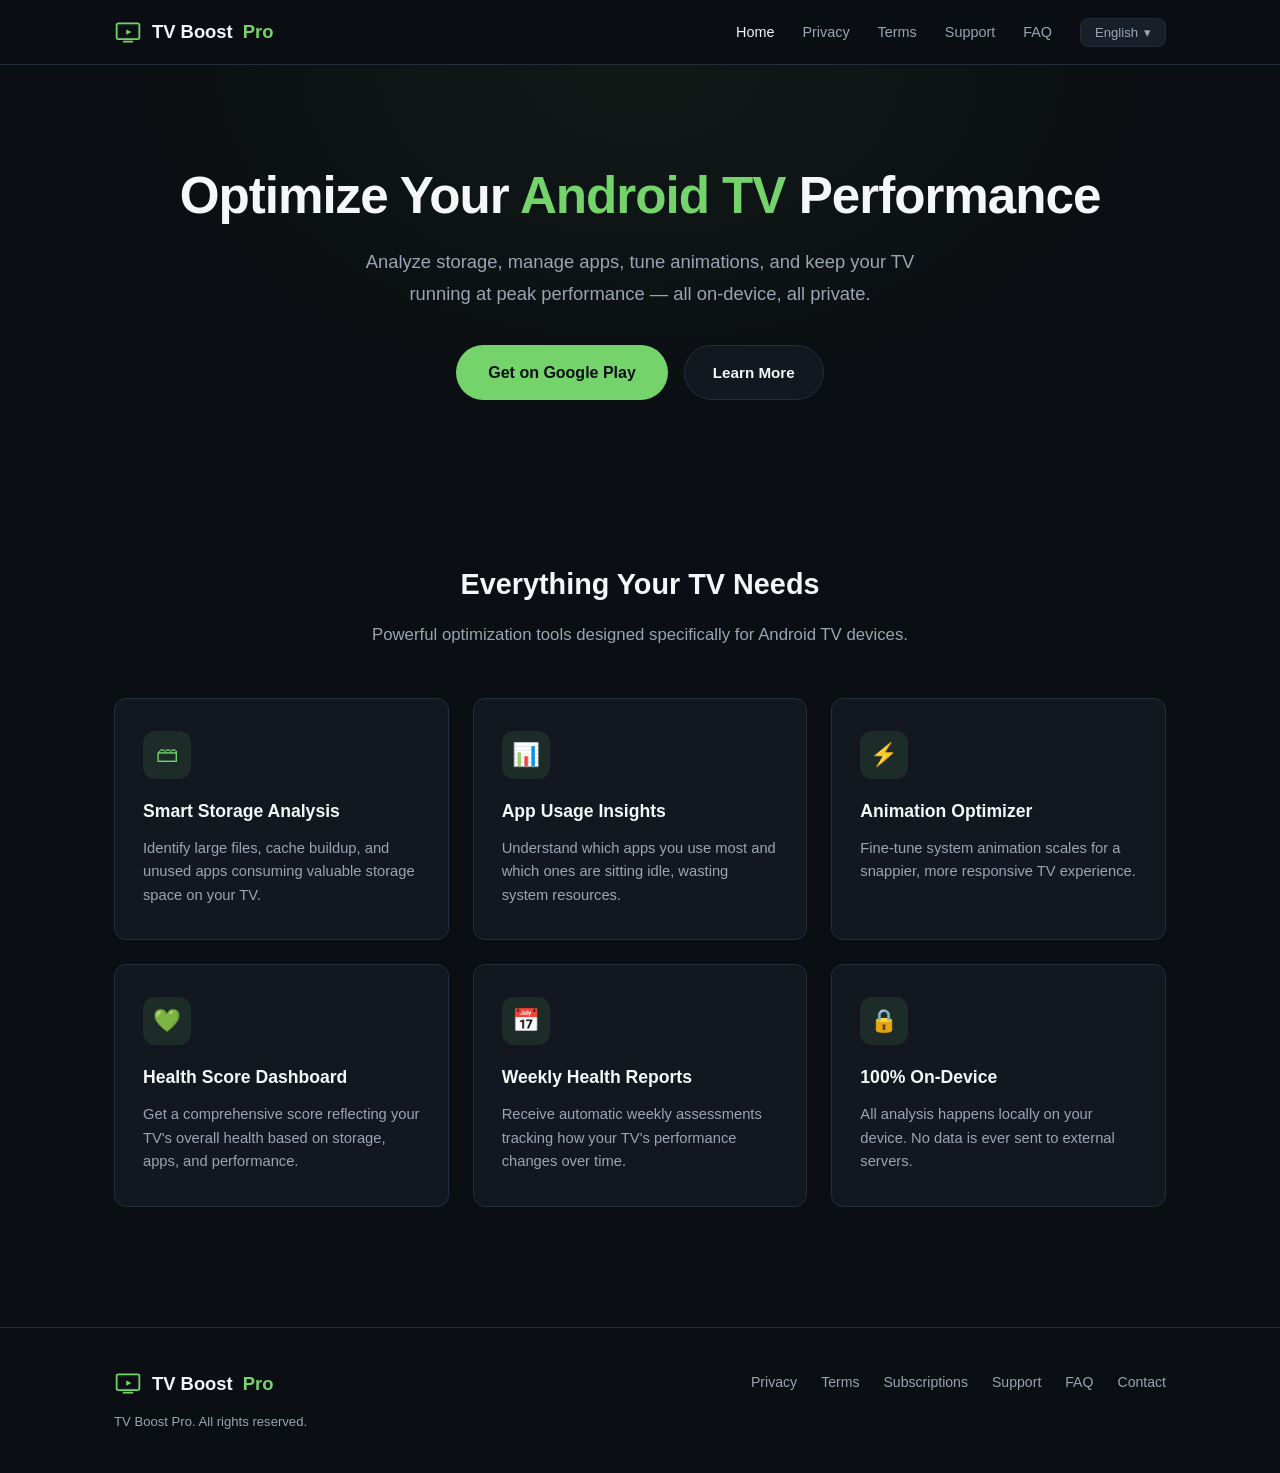
<file: index.html>
<!DOCTYPE html>
<html lang="en">
<head>
  <meta charset="UTF-8">
  <meta name="viewport" content="width=device-width, initial-scale=1.0">
  <title>TV Boost Pro - Optimize Your Android TV Performance</title>
  <meta name="description" content="TV Boost Pro helps you analyze storage, manage apps, tune animations, and keep your Android TV running at peak performance. 100% on-device, 100% private.">
  <meta name="keywords" content="Android TV, TV optimizer, TV cleaner, TV performance, smart TV, storage analyzer">
  <meta name="author" content="DEVELOPER_LEGAL_NAME_REQUIRED">
  <link rel="canonical" href="https://mehmetarsay.github.io/tv-boost-pro-site/">
  <!-- Open Graph -->
  <meta property="og:type" content="website">
  <meta property="og:title" content="TV Boost Pro - Optimize Your Android TV Performance">
  <meta property="og:description" content="Analyze storage, manage apps, tune animations, and keep your TV running at peak performance.">
  <meta property="og:url" content="https://mehmetarsay.github.io/tv-boost-pro-site/">
  <meta property="og:site_name" content="TV Boost Pro">
  <!-- Twitter -->
  <meta name="twitter:card" content="summary">
  <meta name="twitter:title" content="TV Boost Pro - Optimize Your Android TV Performance">
  <meta name="twitter:description" content="Analyze storage, manage apps, tune animations, and keep your TV running at peak performance.">
  <!-- Favicon -->
  <link rel="icon" type="image/svg+xml" href="assets/favicon.svg">
  <link rel="stylesheet" href="assets/style.css">
</head>
<body>
  <header class="site-header">
    <div class="container header-inner">
      <a href="./" class="logo">
        <svg viewBox="0 0 32 32" width="28" height="28"><rect x="3" y="6" width="26" height="18" rx="2" fill="#131820" stroke="#74D36A" stroke-width="2"/><rect x="6" y="9" width="20" height="12" rx="1" fill="#0B0E12"/><path d="M14 13l6 3-6 3z" fill="#74D36A"/><rect x="10" y="26" width="12" height="2" rx="1" fill="#74D36A"/></svg>
        TV Boost <span>Pro</span>
      </a>
      <button class="menu-toggle" aria-label="Menu">&#9776;</button>
      <ul class="nav">
        <li><a href="./" class="active" data-i18n="nav_home">Home</a></li>
        <li><a href="privacy/" data-i18n="nav_privacy">Privacy</a></li>
        <li><a href="terms/" data-i18n="nav_terms">Terms</a></li>
        <li><a href="support/" data-i18n="nav_support">Support</a></li>
        <li><a href="faq/" data-i18n="nav_faq">FAQ</a></li>
        <li>
          <div class="lang-switcher">
            <button class="lang-btn">
              <span class="lang-btn-text">English</span> &#9662;
            </button>
            <div class="lang-dropdown">
              <button class="lang-option active" data-lang="en">English</button>
              <button class="lang-option" data-lang="tr">Turkce</button>
              <button class="lang-option" data-lang="de">Deutsch</button>
              <button class="lang-option" data-lang="fr">Francais</button>
              <button class="lang-option" data-lang="es">Espanol</button>
            </div>
          </div>
        </li>
      </ul>
    </div>
  </header>

  <main>
    <section class="hero">
      <div class="container">
        <h1><span data-i18n="hero_title_1">Optimize Your</span> <span class="accent" data-i18n="hero_title_2">Android TV</span> <span data-i18n="hero_title_3">Performance</span></h1>
        <p data-i18n="hero_desc">Analyze storage, manage apps, tune animations, and keep your TV running at peak performance — all on-device, all private.</p>
        <div class="hero-buttons">
          <a href="#" class="btn-primary" data-i18n="hero_cta">
            Get on Google Play
          </a>
          <a href="faq/" class="btn-secondary" data-i18n="hero_learn">Learn More</a>
        </div>
      </div>
    </section>

    <section class="features" id="features">
      <div class="container">
        <h2 class="section-title" data-i18n="feat_title">Everything Your TV Needs</h2>
        <p class="section-subtitle" data-i18n="feat_desc">Powerful optimization tools designed specifically for Android TV devices.</p>
        <div class="features-grid">
          <div class="feature-card">
            <div class="feature-icon">&#128451;</div>
            <h3 data-i18n="feat1_t">Smart Storage Analysis</h3>
            <p data-i18n="feat1_d">Identify large files, cache buildup, and unused apps consuming valuable storage space on your TV.</p>
          </div>
          <div class="feature-card">
            <div class="feature-icon">&#128202;</div>
            <h3 data-i18n="feat2_t">App Usage Insights</h3>
            <p data-i18n="feat2_d">Understand which apps you use most and which ones are sitting idle, wasting system resources.</p>
          </div>
          <div class="feature-card">
            <div class="feature-icon">&#9889;</div>
            <h3 data-i18n="feat3_t">Animation Optimizer</h3>
            <p data-i18n="feat3_d">Fine-tune system animation scales for a snappier, more responsive TV experience.</p>
          </div>
          <div class="feature-card">
            <div class="feature-icon">&#128154;</div>
            <h3 data-i18n="feat4_t">Health Score Dashboard</h3>
            <p data-i18n="feat4_d">Get a comprehensive score reflecting your TV's overall health based on storage, apps, and performance.</p>
          </div>
          <div class="feature-card">
            <div class="feature-icon">&#128197;</div>
            <h3 data-i18n="feat5_t">Weekly Health Reports</h3>
            <p data-i18n="feat5_d">Receive automatic weekly assessments tracking how your TV's performance changes over time.</p>
          </div>
          <div class="feature-card">
            <div class="feature-icon">&#128274;</div>
            <h3 data-i18n="feat6_t">100% On-Device</h3>
            <p data-i18n="feat6_d">All analysis happens locally on your device. No data is ever sent to external servers.</p>
          </div>
        </div>
      </div>
    </section>
  </main>

  <footer class="site-footer">
    <div class="container footer-inner">
      <div>
        <div class="logo" style="margin-bottom:12px;">
          <svg viewBox="0 0 32 32" width="22" height="22"><rect x="3" y="6" width="26" height="18" rx="2" fill="#131820" stroke="#74D36A" stroke-width="2"/><rect x="6" y="9" width="20" height="12" rx="1" fill="#0B0E12"/><path d="M14 13l6 3-6 3z" fill="#74D36A"/><rect x="10" y="26" width="12" height="2" rx="1" fill="#74D36A"/></svg>
          TV Boost <span>Pro</span>
        </div>
        <p class="footer-copy" data-i18n="footer_copy">TV Boost Pro. All rights reserved.</p>
      </div>
      <ul class="footer-links">
        <li><a href="privacy/" data-i18n="nav_privacy">Privacy</a></li>
        <li><a href="terms/" data-i18n="nav_terms">Terms</a></li>
        <li><a href="subscriptions/" data-i18n="nav_subscriptions">Subscriptions</a></li>
        <li><a href="support/" data-i18n="nav_support">Support</a></li>
        <li><a href="faq/" data-i18n="nav_faq">FAQ</a></li>
        <li><a href="contact/" data-i18n="nav_contact">Contact</a></li>
      </ul>
    </div>
  </footer>
  <script src="assets/script.js"></script>
</body>
</html>
</file>
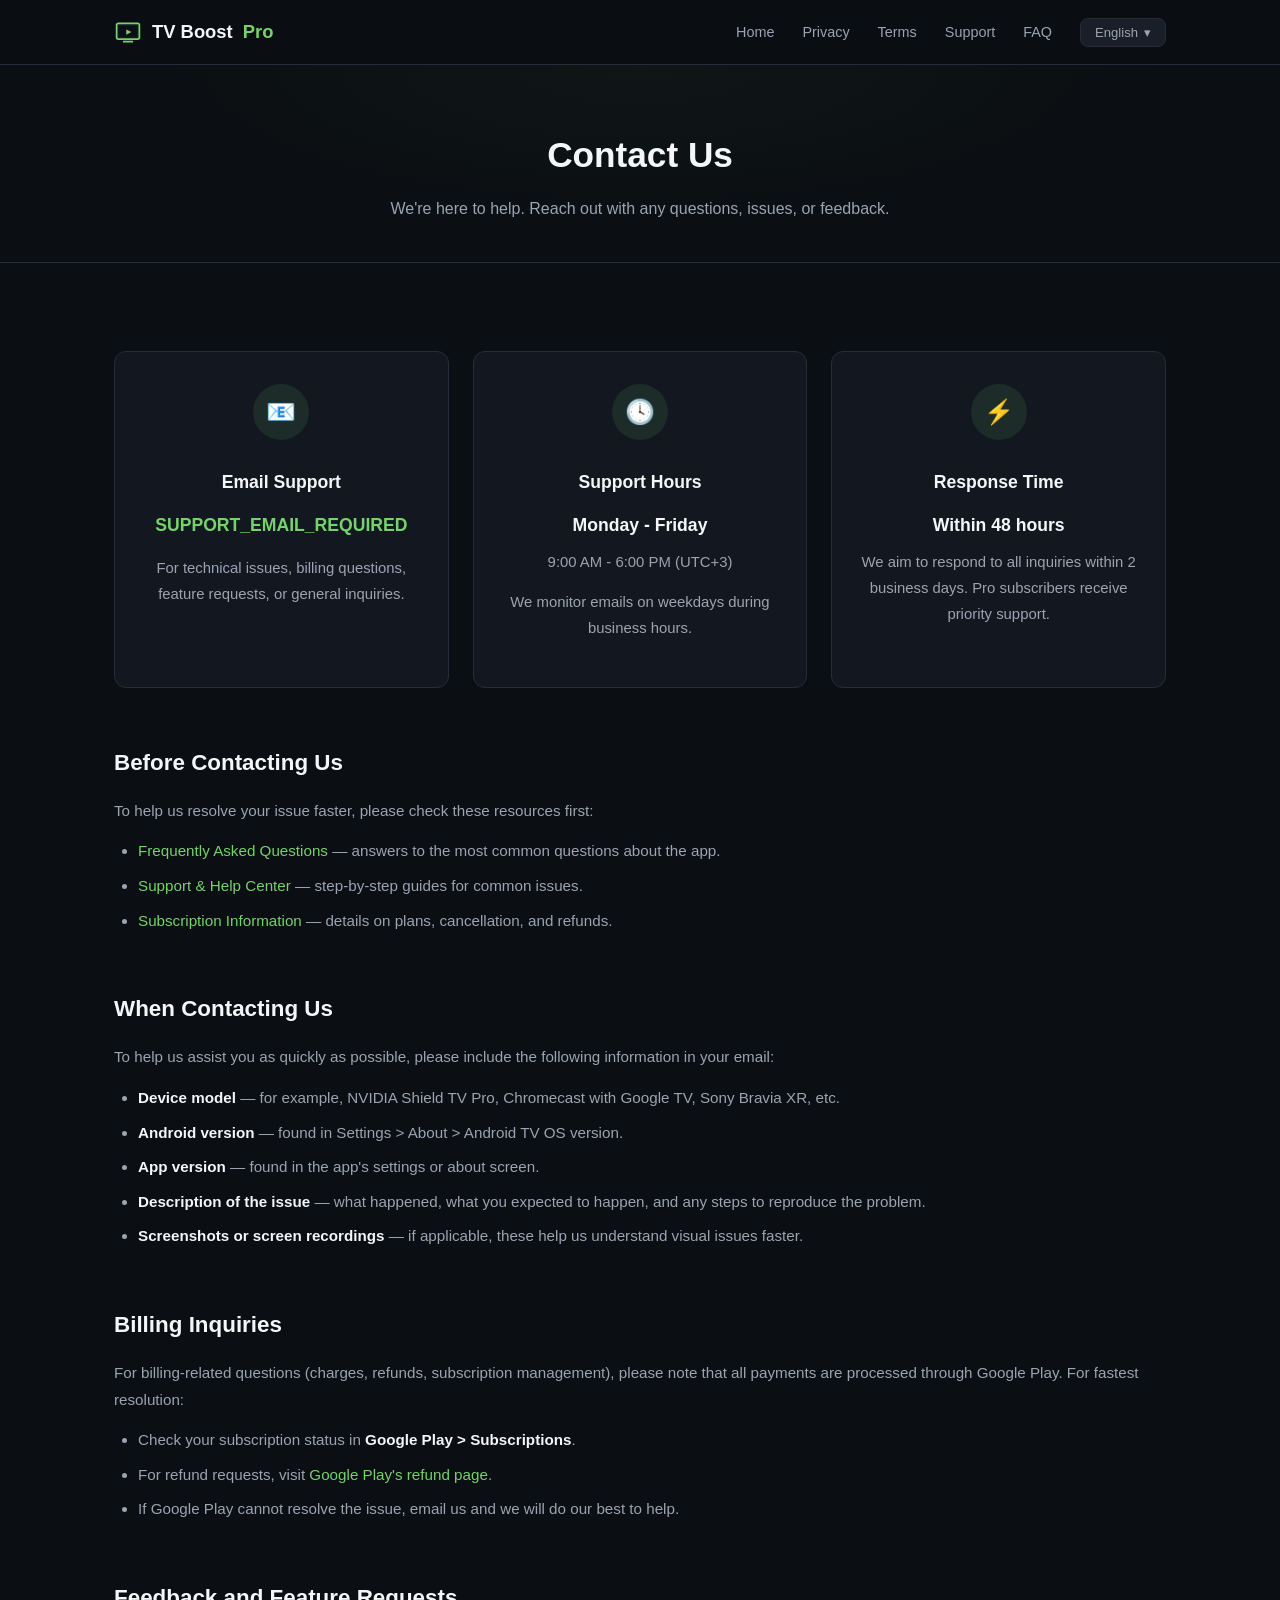
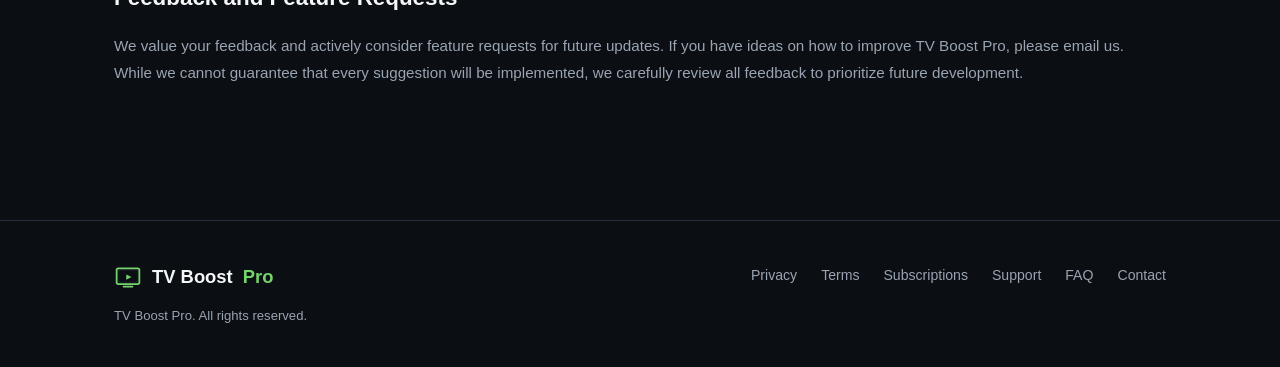
<file: contact/index.html>
<!DOCTYPE html>
<html lang="en">
<head>
  <meta charset="UTF-8">
  <meta name="viewport" content="width=device-width, initial-scale=1.0">
  <title>Contact Us - TV Boost Pro</title>
  <meta name="description" content="Contact the TV Boost Pro support team. Get help with technical issues, billing questions, or general inquiries.">
  <link rel="canonical" href="https://mehmetarsay.github.io/tv-boost-pro-site/contact/">
  <meta property="og:type" content="website">
  <meta property="og:title" content="Contact Us - TV Boost Pro">
  <meta property="og:description" content="Get in touch with the TV Boost Pro support team for technical help, billing questions, or feedback.">
  <meta property="og:url" content="https://mehmetarsay.github.io/tv-boost-pro-site/contact/">
  <link rel="icon" type="image/svg+xml" href="../assets/favicon.svg">
  <link rel="stylesheet" href="../assets/style.css">
</head>
<body>
  <header class="site-header">
    <div class="container header-inner">
      <a href="../" class="logo">
        <svg viewBox="0 0 32 32" width="28" height="28"><rect x="3" y="6" width="26" height="18" rx="2" fill="#131820" stroke="#74D36A" stroke-width="2"/><rect x="6" y="9" width="20" height="12" rx="1" fill="#0B0E12"/><path d="M14 13l6 3-6 3z" fill="#74D36A"/><rect x="10" y="26" width="12" height="2" rx="1" fill="#74D36A"/></svg>
        TV Boost <span>Pro</span>
      </a>
      <button class="menu-toggle" aria-label="Menu">&#9776;</button>
      <ul class="nav">
        <li><a href="../" data-i18n="nav_home">Home</a></li>
        <li><a href="../privacy/" data-i18n="nav_privacy">Privacy</a></li>
        <li><a href="../terms/" data-i18n="nav_terms">Terms</a></li>
        <li><a href="../support/" data-i18n="nav_support">Support</a></li>
        <li><a href="../faq/" data-i18n="nav_faq">FAQ</a></li>
        <li>
          <div class="lang-switcher">
            <button class="lang-btn"><span class="lang-btn-text">English</span> &#9662;</button>
            <div class="lang-dropdown">
              <button class="lang-option active" data-lang="en">English</button>
              <button class="lang-option" data-lang="tr">Turkce</button>
              <button class="lang-option" data-lang="de">Deutsch</button>
              <button class="lang-option" data-lang="fr">Francais</button>
              <button class="lang-option" data-lang="es">Espanol</button>
            </div>
          </div>
        </li>
      </ul>
    </div>
  </header>

  <main>
    <section class="page-hero">
      <div class="container">
        <h1>Contact Us</h1>
        <p>We're here to help. Reach out with any questions, issues, or feedback.</p>
      </div>
    </section>

    <section class="page-content">
      <div class="container">

        <div class="contact-info">
          <div class="contact-card">
            <div class="contact-icon">&#128231;</div>
            <h3>Email Support</h3>
            <p><a href="mailto:SUPPORT_EMAIL_REQUIRED" style="font-size:1.1rem;font-weight:600;">SUPPORT_EMAIL_REQUIRED</a></p>
            <p>For technical issues, billing questions, feature requests, or general inquiries.</p>
          </div>

          <div class="contact-card">
            <div class="contact-icon">&#128339;</div>
            <h3>Support Hours</h3>
            <p style="font-size:1.1rem;font-weight:600;color:var(--text);margin-bottom:8px;">Monday - Friday</p>
            <p>9:00 AM - 6:00 PM (UTC+3)</p>
            <p>We monitor emails on weekdays during business hours.</p>
          </div>

          <div class="contact-card">
            <div class="contact-icon">&#9889;</div>
            <h3>Response Time</h3>
            <p style="font-size:1.1rem;font-weight:600;color:var(--text);margin-bottom:8px;">Within 48 hours</p>
            <p>We aim to respond to all inquiries within 2 business days. Pro subscribers receive priority support.</p>
          </div>
        </div>

        <h2>Before Contacting Us</h2>
        <p>To help us resolve your issue faster, please check these resources first:</p>
        <ul>
          <li><a href="../faq/">Frequently Asked Questions</a> — answers to the most common questions about the app.</li>
          <li><a href="../support/">Support &amp; Help Center</a> — step-by-step guides for common issues.</li>
          <li><a href="../subscriptions/">Subscription Information</a> — details on plans, cancellation, and refunds.</li>
        </ul>

        <h2>When Contacting Us</h2>
        <p>To help us assist you as quickly as possible, please include the following information in your email:</p>
        <ul>
          <li><strong>Device model</strong> — for example, NVIDIA Shield TV Pro, Chromecast with Google TV, Sony Bravia XR, etc.</li>
          <li><strong>Android version</strong> — found in Settings > About > Android TV OS version.</li>
          <li><strong>App version</strong> — found in the app's settings or about screen.</li>
          <li><strong>Description of the issue</strong> — what happened, what you expected to happen, and any steps to reproduce the problem.</li>
          <li><strong>Screenshots or screen recordings</strong> — if applicable, these help us understand visual issues faster.</li>
        </ul>

        <h2>Billing Inquiries</h2>
        <p>For billing-related questions (charges, refunds, subscription management), please note that all payments are processed through Google Play. For fastest resolution:</p>
        <ul>
          <li>Check your subscription status in <strong>Google Play > Subscriptions</strong>.</li>
          <li>For refund requests, visit <a href="https://support.google.com/googleplay/answer/2479637" target="_blank" rel="noopener">Google Play's refund page</a>.</li>
          <li>If Google Play cannot resolve the issue, email us and we will do our best to help.</li>
        </ul>

        <h2>Feedback and Feature Requests</h2>
        <p>We value your feedback and actively consider feature requests for future updates. If you have ideas on how to improve TV Boost Pro, please email us. While we cannot guarantee that every suggestion will be implemented, we carefully review all feedback to prioritize future development.</p>

      </div>
    </section>
  </main>

  <footer class="site-footer">
    <div class="container footer-inner">
      <div>
        <div class="logo" style="margin-bottom:12px;">
          <svg viewBox="0 0 32 32" width="22" height="22"><rect x="3" y="6" width="26" height="18" rx="2" fill="#131820" stroke="#74D36A" stroke-width="2"/><rect x="6" y="9" width="20" height="12" rx="1" fill="#0B0E12"/><path d="M14 13l6 3-6 3z" fill="#74D36A"/><rect x="10" y="26" width="12" height="2" rx="1" fill="#74D36A"/></svg>
          TV Boost <span>Pro</span>
        </div>
        <p class="footer-copy" data-i18n="footer_copy">TV Boost Pro. All rights reserved.</p>
      </div>
      <ul class="footer-links">
        <li><a href="../privacy/" data-i18n="nav_privacy">Privacy</a></li>
        <li><a href="../terms/" data-i18n="nav_terms">Terms</a></li>
        <li><a href="../subscriptions/" data-i18n="nav_subscriptions">Subscriptions</a></li>
        <li><a href="../support/" data-i18n="nav_support">Support</a></li>
        <li><a href="../faq/" data-i18n="nav_faq">FAQ</a></li>
        <li><a href="../contact/" data-i18n="nav_contact">Contact</a></li>
      </ul>
    </div>
  </footer>
  <script src="../assets/script.js"></script>
</body>
</html>
</file>
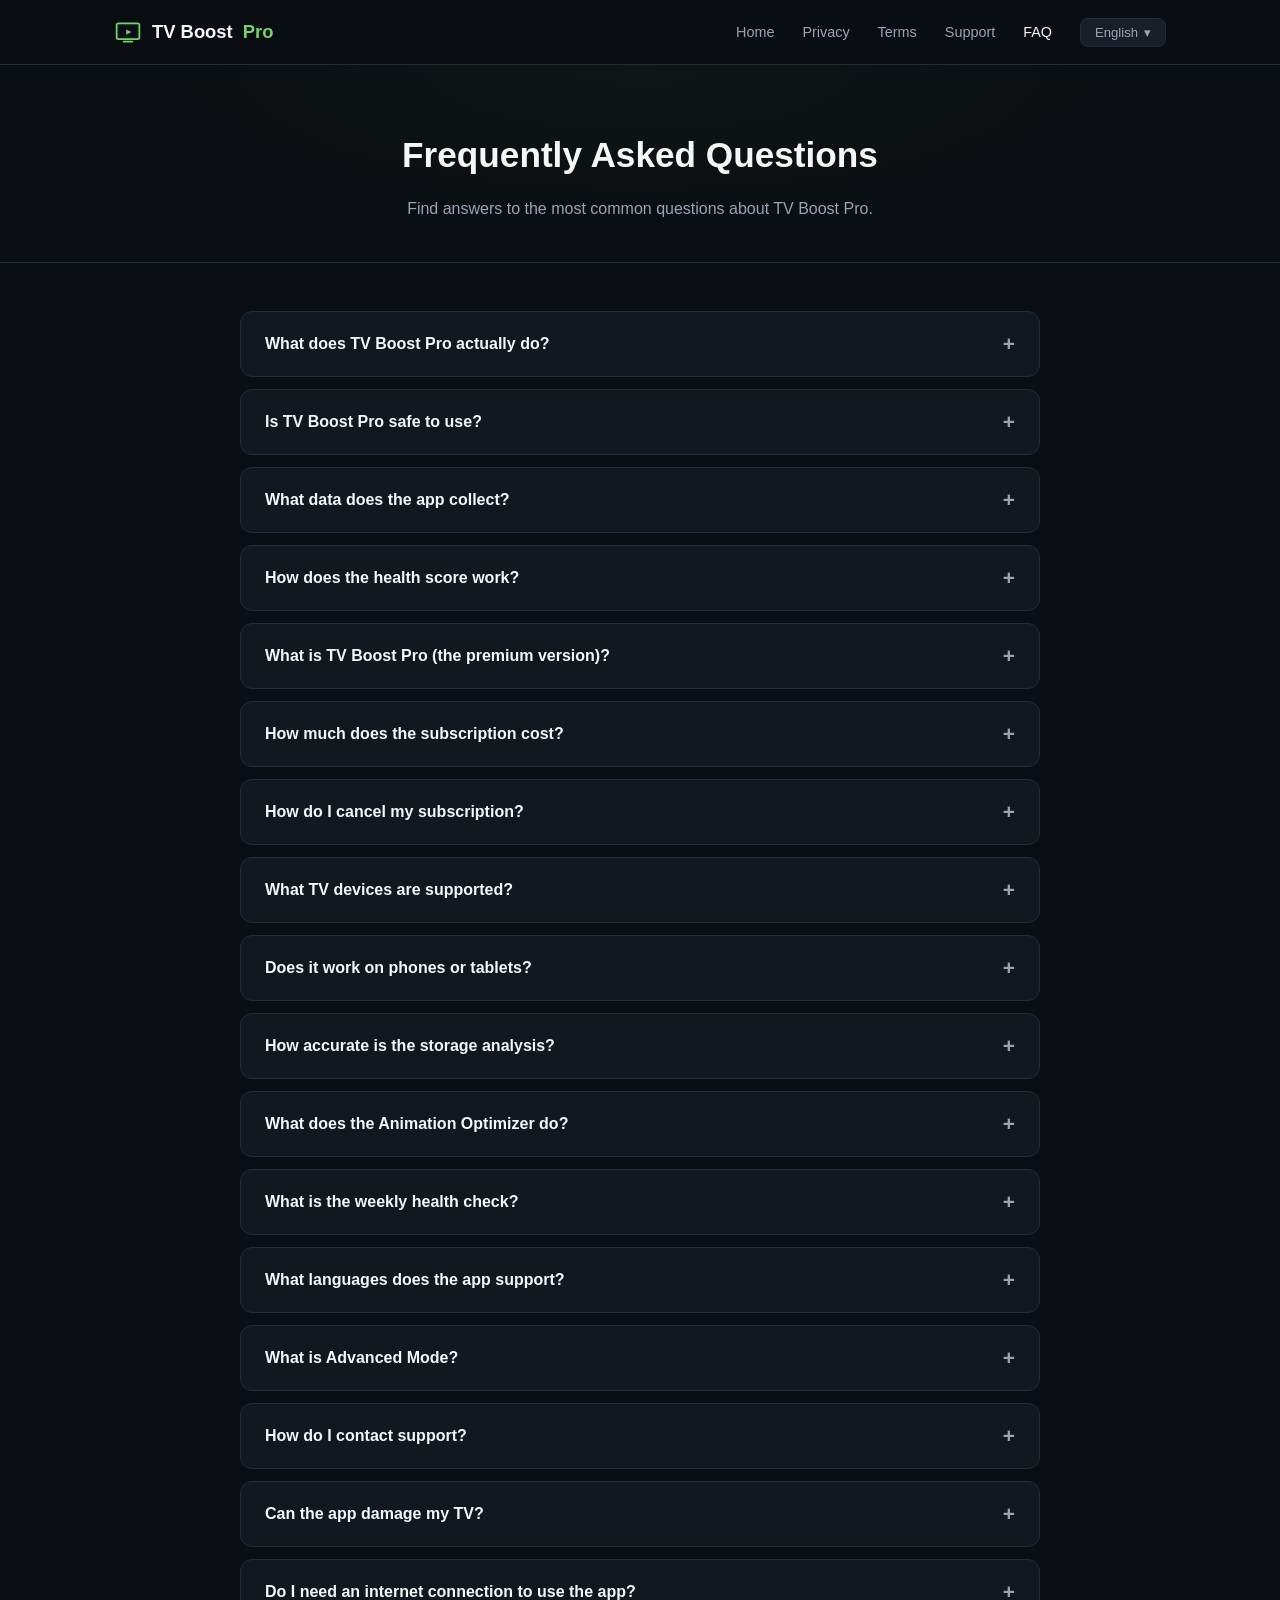
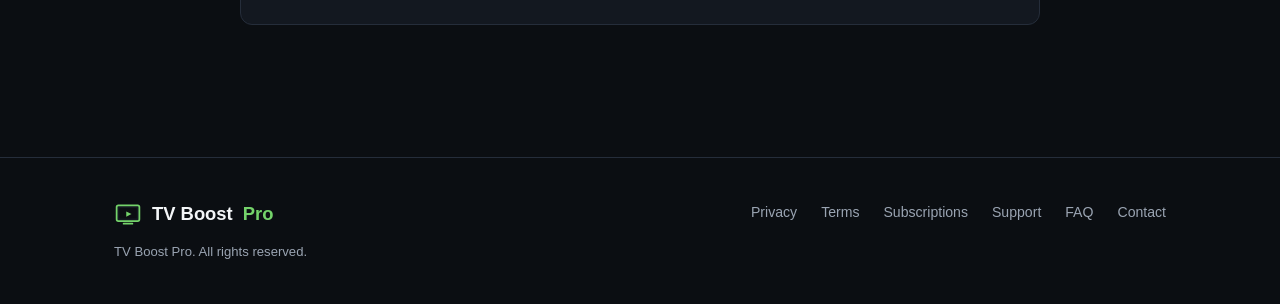
<file: faq/index.html>
<!DOCTYPE html>
<html lang="en">
<head>
  <meta charset="UTF-8">
  <meta name="viewport" content="width=device-width, initial-scale=1.0">
  <title>FAQ - TV Boost Pro</title>
  <meta name="description" content="Frequently asked questions about TV Boost Pro. Learn about features, pricing, privacy, compatibility, and more.">
  <link rel="canonical" href="https://mehmetarsay.github.io/tv-boost-pro-site/faq/">
  <meta property="og:type" content="website">
  <meta property="og:title" content="FAQ - TV Boost Pro">
  <meta property="og:description" content="Frequently asked questions about TV Boost Pro features, pricing, privacy, and compatibility.">
  <meta property="og:url" content="https://mehmetarsay.github.io/tv-boost-pro-site/faq/">
  <link rel="icon" type="image/svg+xml" href="../assets/favicon.svg">
  <link rel="stylesheet" href="../assets/style.css">
</head>
<body>
  <header class="site-header">
    <div class="container header-inner">
      <a href="../" class="logo">
        <svg viewBox="0 0 32 32" width="28" height="28"><rect x="3" y="6" width="26" height="18" rx="2" fill="#131820" stroke="#74D36A" stroke-width="2"/><rect x="6" y="9" width="20" height="12" rx="1" fill="#0B0E12"/><path d="M14 13l6 3-6 3z" fill="#74D36A"/><rect x="10" y="26" width="12" height="2" rx="1" fill="#74D36A"/></svg>
        TV Boost <span>Pro</span>
      </a>
      <button class="menu-toggle" aria-label="Menu">&#9776;</button>
      <ul class="nav">
        <li><a href="../" data-i18n="nav_home">Home</a></li>
        <li><a href="../privacy/" data-i18n="nav_privacy">Privacy</a></li>
        <li><a href="../terms/" data-i18n="nav_terms">Terms</a></li>
        <li><a href="../support/" data-i18n="nav_support">Support</a></li>
        <li><a href="../faq/" class="active" data-i18n="nav_faq">FAQ</a></li>
        <li>
          <div class="lang-switcher">
            <button class="lang-btn"><span class="lang-btn-text">English</span> &#9662;</button>
            <div class="lang-dropdown">
              <button class="lang-option active" data-lang="en">English</button>
              <button class="lang-option" data-lang="tr">Turkce</button>
              <button class="lang-option" data-lang="de">Deutsch</button>
              <button class="lang-option" data-lang="fr">Francais</button>
              <button class="lang-option" data-lang="es">Espanol</button>
            </div>
          </div>
        </li>
      </ul>
    </div>
  </header>

  <main>
    <section class="page-hero">
      <div class="container">
        <h1>Frequently Asked Questions</h1>
        <p>Find answers to the most common questions about TV Boost Pro.</p>
      </div>
    </section>

    <section class="page-content">
      <div class="container">
        <div class="accordion">

          <div class="accordion-item">
            <button class="accordion-btn">
              <span>What does TV Boost Pro actually do?</span>
              <span class="icon">+</span>
            </button>
            <div class="accordion-body">
              <div class="accordion-body-inner">
                TV Boost Pro is an optimization and analysis tool designed for Android TV devices. It scans your TV to provide insights on storage usage, identifies unused or resource-heavy apps, lets you adjust system animation speeds for a snappier feel, and generates an overall health score for your device. Think of it as a dashboard that helps you understand and maintain your TV's performance.
              </div>
            </div>
          </div>

          <div class="accordion-item">
            <button class="accordion-btn">
              <span>Is TV Boost Pro safe to use?</span>
              <span class="icon">+</span>
            </button>
            <div class="accordion-body">
              <div class="accordion-body-inner">
                Yes, TV Boost Pro is completely safe. All analysis and processing happens locally on your device — no data is sent to external servers. The app does not contain any active analytics or tracking SDKs. It does not access your personal files, photos, browsing history, or any sensitive information. The app only reads system-level metrics (storage stats, app list, usage data) needed for its optimization features.
              </div>
            </div>
          </div>

          <div class="accordion-item">
            <button class="accordion-btn">
              <span>What data does the app collect?</span>
              <span class="icon">+</span>
            </button>
            <div class="accordion-body">
              <div class="accordion-body-inner">
                TV Boost Pro does not collect or transmit any data. The app accesses storage metrics, your installed app list, app usage statistics (with your permission), and animation settings — but all of this information stays on your device. There is no cloud backend, no user accounts, and no data sharing with third parties. Please see our <a href="../privacy/">Privacy Policy</a> for full details.
              </div>
            </div>
          </div>

          <div class="accordion-item">
            <button class="accordion-btn">
              <span>How does the health score work?</span>
              <span class="icon">+</span>
            </button>
            <div class="accordion-body">
              <div class="accordion-body-inner">
                The health score is a composite rating calculated from several factors including available storage space, the number of unused apps, cache buildup, app usage patterns, and animation settings. A higher score indicates that your TV is well-maintained with adequate free storage and minimal unnecessary apps. The score is recalculated each time you run a scan, and weekly health reports track how it changes over time.
              </div>
            </div>
          </div>

          <div class="accordion-item">
            <button class="accordion-btn">
              <span>What is TV Boost Pro (the premium version)?</span>
              <span class="icon">+</span>
            </button>
            <div class="accordion-body">
              <div class="accordion-body-inner">
                The Pro subscription unlocks advanced features including detailed storage breakdown, full app usage analytics, the animation optimizer tool, weekly automated health reports, advanced mode settings, and an ad-free experience. The free version provides basic scanning and a limited health score overview.
              </div>
            </div>
          </div>

          <div class="accordion-item">
            <button class="accordion-btn">
              <span>How much does the subscription cost?</span>
              <span class="icon">+</span>
            </button>
            <div class="accordion-body">
              <div class="accordion-body-inner">
                TV Boost Pro offers three plans: a monthly subscription, a yearly subscription (with a significant discount compared to monthly), and a one-time lifetime purchase. Exact pricing is displayed in the app and on Google Play, as it may vary by region. Visit our <a href="../subscriptions/">Subscriptions</a> page for more details on each plan.
              </div>
            </div>
          </div>

          <div class="accordion-item">
            <button class="accordion-btn">
              <span>How do I cancel my subscription?</span>
              <span class="icon">+</span>
            </button>
            <div class="accordion-body">
              <div class="accordion-body-inner">
                To cancel your subscription, open the Google Play Store on any device signed into the same Google account, go to Menu > Subscriptions, find TV Boost Pro, and select "Cancel subscription." You will retain access to Pro features until the end of your current billing period. Uninstalling the app does not automatically cancel your subscription — you must cancel through Google Play.
              </div>
            </div>
          </div>

          <div class="accordion-item">
            <button class="accordion-btn">
              <span>What TV devices are supported?</span>
              <span class="icon">+</span>
            </button>
            <div class="accordion-body">
              <div class="accordion-body-inner">
                TV Boost Pro supports most Android TV and Google TV devices running Android 7.0 (Nougat) or higher. This includes devices from Sony, TCL, Hisense, Philips, Xiaomi, NVIDIA Shield, and Chromecast with Google TV. Some features may be limited on certain devices due to manufacturer-specific restrictions. The app is optimized for TV remote (D-pad) navigation.
              </div>
            </div>
          </div>

          <div class="accordion-item">
            <button class="accordion-btn">
              <span>Does it work on phones or tablets?</span>
              <span class="icon">+</span>
            </button>
            <div class="accordion-body">
              <div class="accordion-body-inner">
                TV Boost Pro is designed and optimized specifically for Android TV devices. While the app may install on some Android phones or tablets, the user interface and features are tailored for the TV experience and large-screen remote-controlled navigation. For the best experience, we recommend using it on an Android TV device.
              </div>
            </div>
          </div>

          <div class="accordion-item">
            <button class="accordion-btn">
              <span>How accurate is the storage analysis?</span>
              <span class="icon">+</span>
            </button>
            <div class="accordion-body">
              <div class="accordion-body-inner">
                The storage analysis uses Android's built-in system APIs to read storage metrics, so it reflects the same information your device reports. However, some storage may be reserved by the system or manufacturer and is not visible to third-party apps. The "Other" or "System" category may include files that cannot be individually listed due to Android's security restrictions. Overall, the analysis provides an accurate and useful overview of how your storage is being used.
              </div>
            </div>
          </div>

          <div class="accordion-item">
            <button class="accordion-btn">
              <span>What does the Animation Optimizer do?</span>
              <span class="icon">+</span>
            </button>
            <div class="accordion-body">
              <div class="accordion-body-inner">
                The Animation Optimizer adjusts three system animation scales: window animation, transition animation, and animator duration. Reducing these values makes your TV's interface respond faster by shortening or eliminating the visual transitions between screens and actions. This does not change your TV's actual processing power but creates a noticeably snappier feel. You can always restore the default settings through the app.
              </div>
            </div>
          </div>

          <div class="accordion-item">
            <button class="accordion-btn">
              <span>What is the weekly health check?</span>
              <span class="icon">+</span>
            </button>
            <div class="accordion-body">
              <div class="accordion-body-inner">
                The weekly health check is a Pro feature that automatically evaluates your TV's status once per week. It recalculates your health score and provides a summary of changes since the last check, such as storage usage trends, new app installations, or cache growth. This helps you stay on top of your TV's condition without having to manually scan each time.
              </div>
            </div>
          </div>

          <div class="accordion-item">
            <button class="accordion-btn">
              <span>What languages does the app support?</span>
              <span class="icon">+</span>
            </button>
            <div class="accordion-body">
              <div class="accordion-body-inner">
                TV Boost Pro supports multiple languages including English, Turkish, German, French, and Spanish. The app automatically uses your device's language setting. If your device language is not supported, the app defaults to English. We plan to add more languages in future updates based on user demand.
              </div>
            </div>
          </div>

          <div class="accordion-item">
            <button class="accordion-btn">
              <span>What is Advanced Mode?</span>
              <span class="icon">+</span>
            </button>
            <div class="accordion-body">
              <div class="accordion-body-inner">
                Advanced Mode is a Pro feature that provides deeper system-level insights and more granular control over optimization settings. It includes detailed per-app storage breakdowns, precise animation scale adjustments, and additional diagnostic information. Advanced Mode is designed for users who want more control over their TV's configuration. It is entirely optional and the standard mode covers most users' needs.
              </div>
            </div>
          </div>

          <div class="accordion-item">
            <button class="accordion-btn">
              <span>How do I contact support?</span>
              <span class="icon">+</span>
            </button>
            <div class="accordion-body">
              <div class="accordion-body-inner">
                You can reach our support team by emailing <a href="mailto:SUPPORT_EMAIL_REQUIRED">SUPPORT_EMAIL_REQUIRED</a>. When contacting us, please include your device model, Android version, and a clear description of the issue. Screenshots or screen recordings are very helpful. We aim to respond within 48 business hours. You can also visit our <a href="../support/">Support page</a> for self-service help articles.
              </div>
            </div>
          </div>

          <div class="accordion-item">
            <button class="accordion-btn">
              <span>Can the app damage my TV?</span>
              <span class="icon">+</span>
            </button>
            <div class="accordion-body">
              <div class="accordion-body-inner">
                No. TV Boost Pro does not modify system files or perform any operations that could damage your device. The app only reads system metrics for analysis purposes. The animation optimizer adjusts standard Android settings that can always be reverted to defaults. All changes made by the app are non-destructive and reversible.
              </div>
            </div>
          </div>

          <div class="accordion-item">
            <button class="accordion-btn">
              <span>Do I need an internet connection to use the app?</span>
              <span class="icon">+</span>
            </button>
            <div class="accordion-body">
              <div class="accordion-body-inner">
                Most features work entirely offline since all analysis is performed locally on your device. However, an internet connection is required for initial app installation from Google Play, for subscription purchase and verification, and for checking for app updates. Once installed with an active subscription, the core scanning and optimization features work without internet.
              </div>
            </div>
          </div>

        </div>
      </div>
    </section>
  </main>

  <footer class="site-footer">
    <div class="container footer-inner">
      <div>
        <div class="logo" style="margin-bottom:12px;">
          <svg viewBox="0 0 32 32" width="22" height="22"><rect x="3" y="6" width="26" height="18" rx="2" fill="#131820" stroke="#74D36A" stroke-width="2"/><rect x="6" y="9" width="20" height="12" rx="1" fill="#0B0E12"/><path d="M14 13l6 3-6 3z" fill="#74D36A"/><rect x="10" y="26" width="12" height="2" rx="1" fill="#74D36A"/></svg>
          TV Boost <span>Pro</span>
        </div>
        <p class="footer-copy" data-i18n="footer_copy">TV Boost Pro. All rights reserved.</p>
      </div>
      <ul class="footer-links">
        <li><a href="../privacy/" data-i18n="nav_privacy">Privacy</a></li>
        <li><a href="../terms/" data-i18n="nav_terms">Terms</a></li>
        <li><a href="../subscriptions/" data-i18n="nav_subscriptions">Subscriptions</a></li>
        <li><a href="../support/" data-i18n="nav_support">Support</a></li>
        <li><a href="../faq/" data-i18n="nav_faq">FAQ</a></li>
        <li><a href="../contact/" data-i18n="nav_contact">Contact</a></li>
      </ul>
    </div>
  </footer>
  <script src="../assets/script.js"></script>
</body>
</html>
</file>
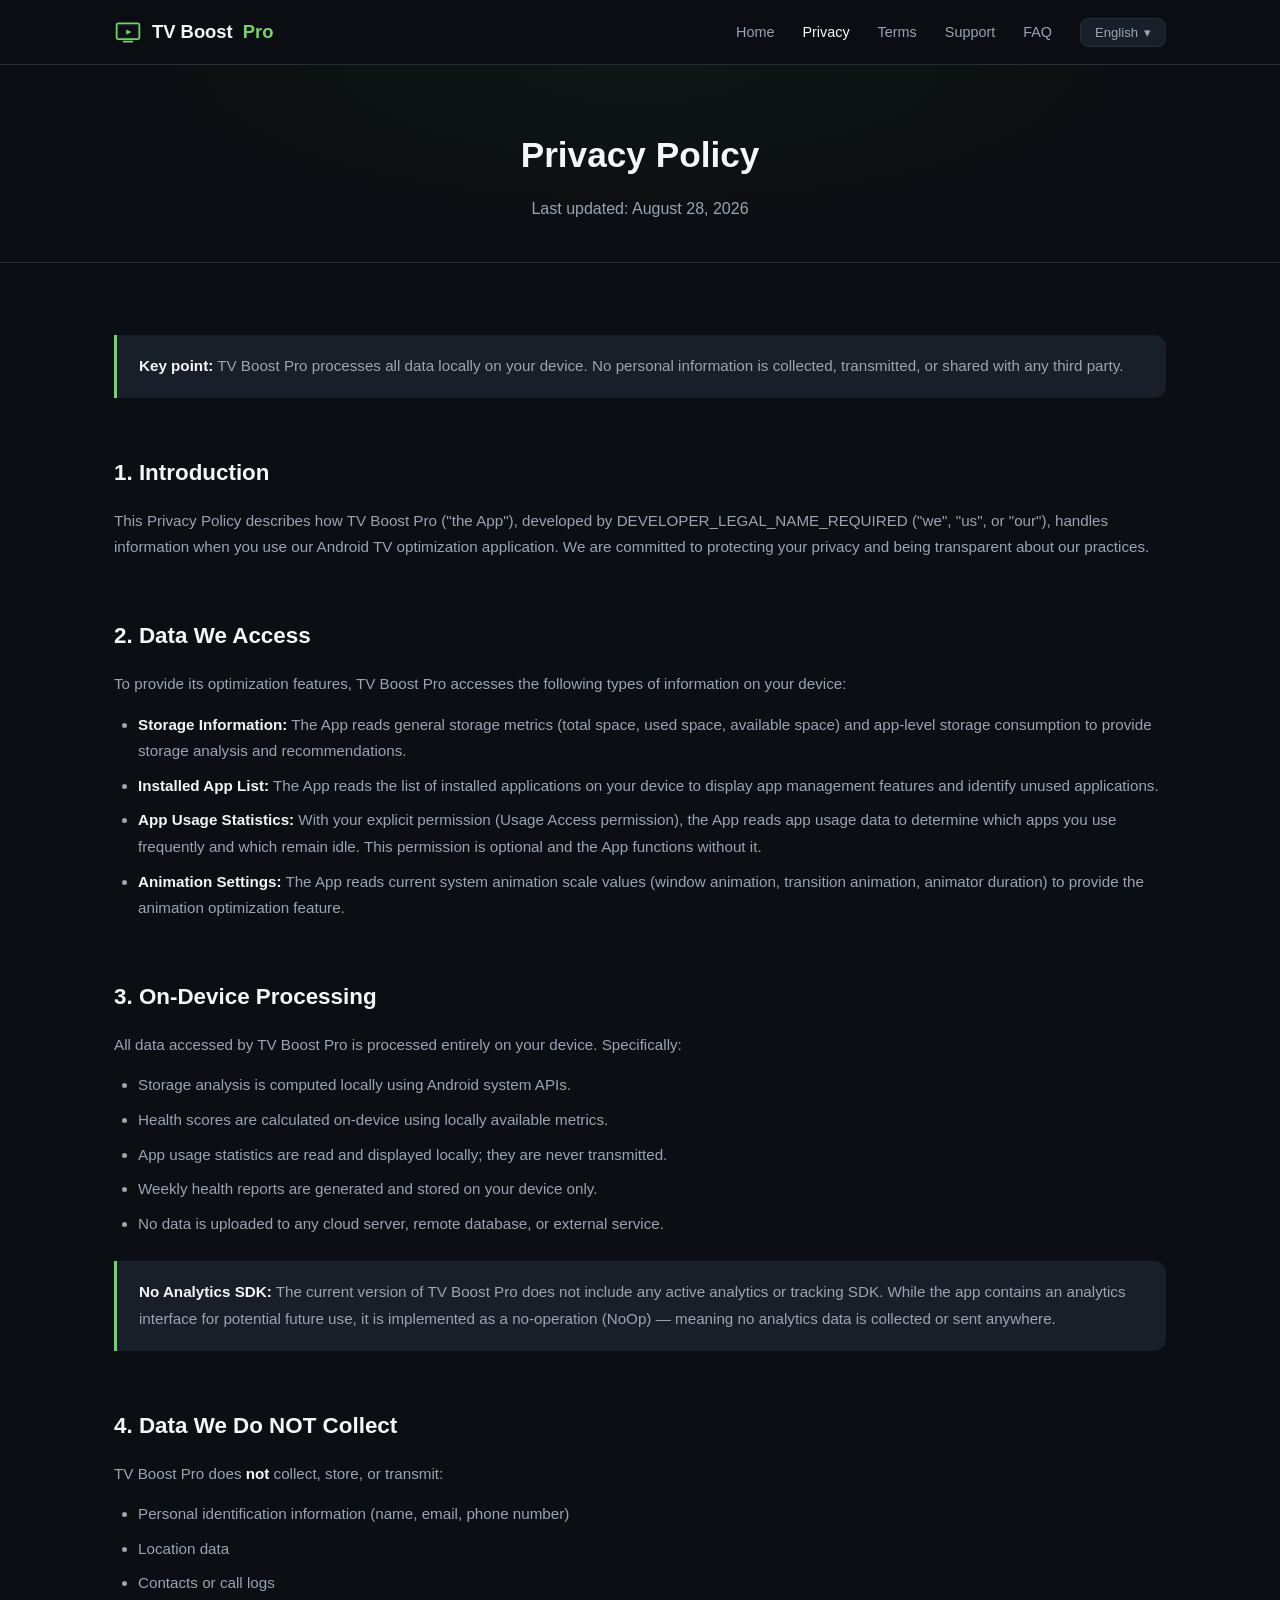
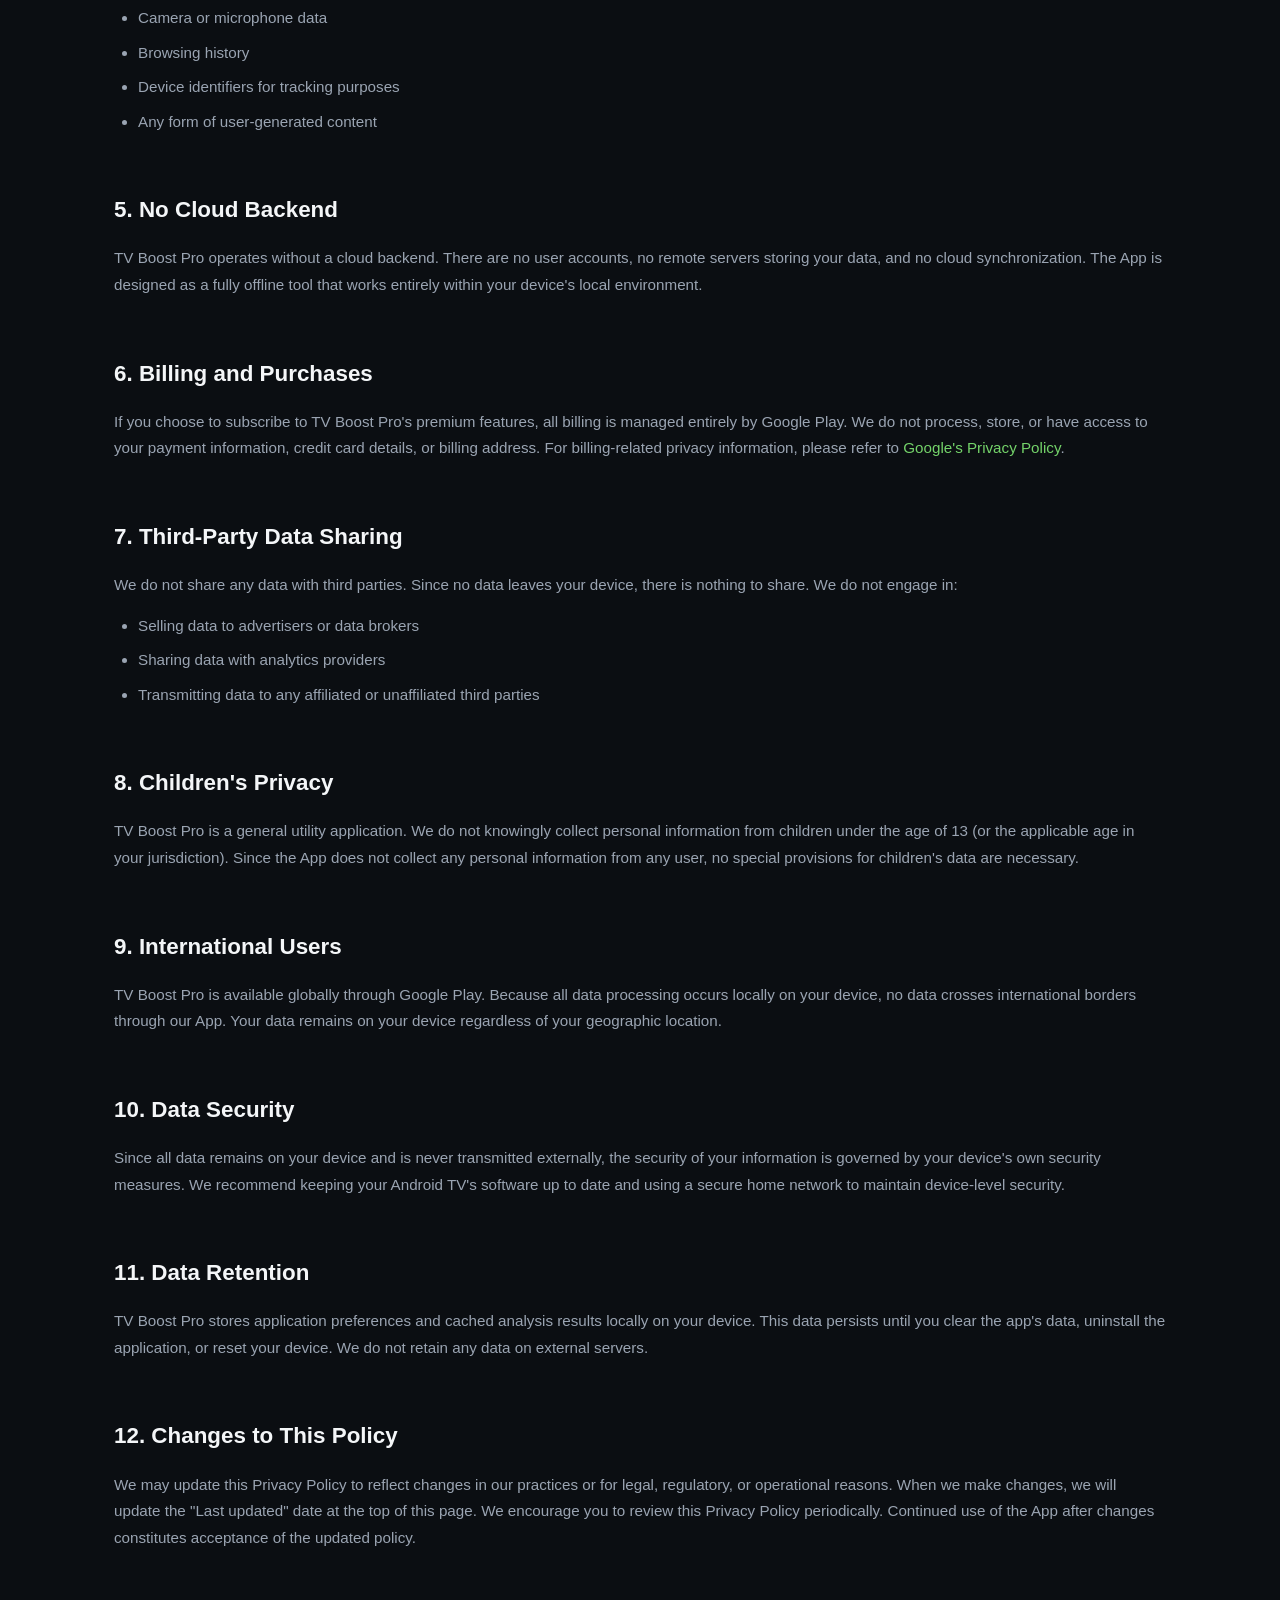
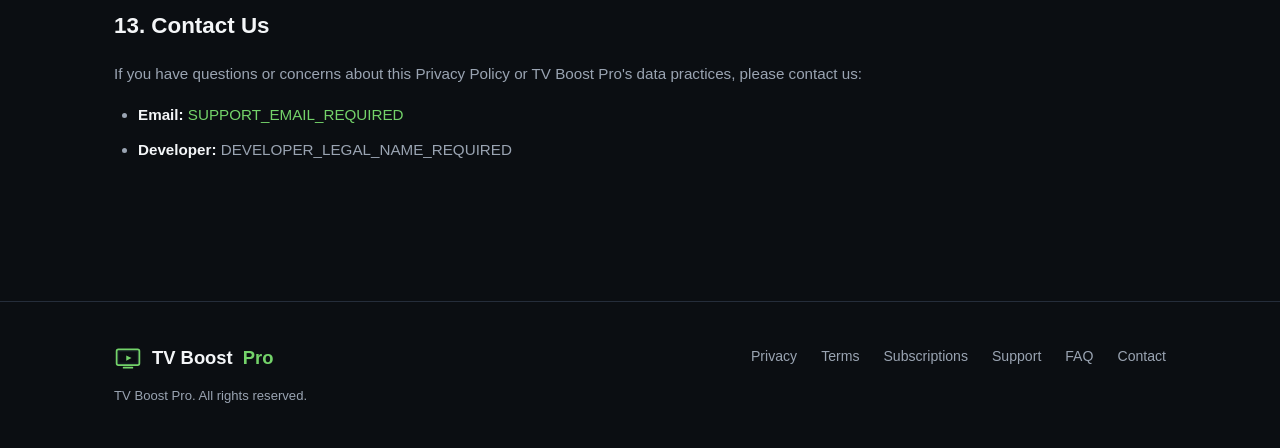
<file: privacy/index.html>
<!DOCTYPE html>
<html lang="en">
<head>
  <meta charset="UTF-8">
  <meta name="viewport" content="width=device-width, initial-scale=1.0">
  <title>Privacy Policy - TV Boost Pro</title>
  <meta name="description" content="TV Boost Pro Privacy Policy. Learn how we handle your data — all processing is on-device, no data leaves your TV.">
  <link rel="canonical" href="https://mehmetarsay.github.io/tv-boost-pro-site/privacy/">
  <meta property="og:type" content="website">
  <meta property="og:title" content="Privacy Policy - TV Boost Pro">
  <meta property="og:description" content="Learn how TV Boost Pro handles your data. All processing is on-device with no external data sharing.">
  <meta property="og:url" content="https://mehmetarsay.github.io/tv-boost-pro-site/privacy/">
  <link rel="icon" type="image/svg+xml" href="../assets/favicon.svg">
  <link rel="stylesheet" href="../assets/style.css">
</head>
<body>
  <header class="site-header">
    <div class="container header-inner">
      <a href="../" class="logo">
        <svg viewBox="0 0 32 32" width="28" height="28"><rect x="3" y="6" width="26" height="18" rx="2" fill="#131820" stroke="#74D36A" stroke-width="2"/><rect x="6" y="9" width="20" height="12" rx="1" fill="#0B0E12"/><path d="M14 13l6 3-6 3z" fill="#74D36A"/><rect x="10" y="26" width="12" height="2" rx="1" fill="#74D36A"/></svg>
        TV Boost <span>Pro</span>
      </a>
      <button class="menu-toggle" aria-label="Menu">&#9776;</button>
      <ul class="nav">
        <li><a href="../" data-i18n="nav_home">Home</a></li>
        <li><a href="../privacy/" class="active" data-i18n="nav_privacy">Privacy</a></li>
        <li><a href="../terms/" data-i18n="nav_terms">Terms</a></li>
        <li><a href="../support/" data-i18n="nav_support">Support</a></li>
        <li><a href="../faq/" data-i18n="nav_faq">FAQ</a></li>
        <li>
          <div class="lang-switcher">
            <button class="lang-btn"><span class="lang-btn-text">English</span> &#9662;</button>
            <div class="lang-dropdown">
              <button class="lang-option active" data-lang="en">English</button>
              <button class="lang-option" data-lang="tr">Turkce</button>
              <button class="lang-option" data-lang="de">Deutsch</button>
              <button class="lang-option" data-lang="fr">Francais</button>
              <button class="lang-option" data-lang="es">Espanol</button>
            </div>
          </div>
        </li>
      </ul>
    </div>
  </header>

  <main>
    <section class="page-hero">
      <div class="container">
        <h1>Privacy Policy</h1>
        <p>Last updated: August 28, 2026</p>
      </div>
    </section>

    <section class="page-content">
      <div class="container">
        <div class="info-box">
          <p><strong>Key point:</strong> TV Boost Pro processes all data locally on your device. No personal information is collected, transmitted, or shared with any third party.</p>
        </div>

        <h2>1. Introduction</h2>
        <p>This Privacy Policy describes how TV Boost Pro ("the App"), developed by DEVELOPER_LEGAL_NAME_REQUIRED ("we", "us", or "our"), handles information when you use our Android TV optimization application. We are committed to protecting your privacy and being transparent about our practices.</p>

        <h2>2. Data We Access</h2>
        <p>To provide its optimization features, TV Boost Pro accesses the following types of information on your device:</p>
        <ul>
          <li><strong>Storage Information:</strong> The App reads general storage metrics (total space, used space, available space) and app-level storage consumption to provide storage analysis and recommendations.</li>
          <li><strong>Installed App List:</strong> The App reads the list of installed applications on your device to display app management features and identify unused applications.</li>
          <li><strong>App Usage Statistics:</strong> With your explicit permission (Usage Access permission), the App reads app usage data to determine which apps you use frequently and which remain idle. This permission is optional and the App functions without it.</li>
          <li><strong>Animation Settings:</strong> The App reads current system animation scale values (window animation, transition animation, animator duration) to provide the animation optimization feature.</li>
        </ul>

        <h2>3. On-Device Processing</h2>
        <p>All data accessed by TV Boost Pro is processed entirely on your device. Specifically:</p>
        <ul>
          <li>Storage analysis is computed locally using Android system APIs.</li>
          <li>Health scores are calculated on-device using locally available metrics.</li>
          <li>App usage statistics are read and displayed locally; they are never transmitted.</li>
          <li>Weekly health reports are generated and stored on your device only.</li>
          <li>No data is uploaded to any cloud server, remote database, or external service.</li>
        </ul>

        <div class="info-box">
          <p><strong>No Analytics SDK:</strong> The current version of TV Boost Pro does not include any active analytics or tracking SDK. While the app contains an analytics interface for potential future use, it is implemented as a no-operation (NoOp) — meaning no analytics data is collected or sent anywhere.</p>
        </div>

        <h2>4. Data We Do NOT Collect</h2>
        <p>TV Boost Pro does <strong>not</strong> collect, store, or transmit:</p>
        <ul>
          <li>Personal identification information (name, email, phone number)</li>
          <li>Location data</li>
          <li>Contacts or call logs</li>
          <li>Camera or microphone data</li>
          <li>Browsing history</li>
          <li>Device identifiers for tracking purposes</li>
          <li>Any form of user-generated content</li>
        </ul>

        <h2>5. No Cloud Backend</h2>
        <p>TV Boost Pro operates without a cloud backend. There are no user accounts, no remote servers storing your data, and no cloud synchronization. The App is designed as a fully offline tool that works entirely within your device's local environment.</p>

        <h2>6. Billing and Purchases</h2>
        <p>If you choose to subscribe to TV Boost Pro's premium features, all billing is managed entirely by Google Play. We do not process, store, or have access to your payment information, credit card details, or billing address. For billing-related privacy information, please refer to <a href="https://policies.google.com/privacy" target="_blank" rel="noopener">Google's Privacy Policy</a>.</p>

        <h2>7. Third-Party Data Sharing</h2>
        <p>We do not share any data with third parties. Since no data leaves your device, there is nothing to share. We do not engage in:</p>
        <ul>
          <li>Selling data to advertisers or data brokers</li>
          <li>Sharing data with analytics providers</li>
          <li>Transmitting data to any affiliated or unaffiliated third parties</li>
        </ul>

        <h2>8. Children's Privacy</h2>
        <p>TV Boost Pro is a general utility application. We do not knowingly collect personal information from children under the age of 13 (or the applicable age in your jurisdiction). Since the App does not collect any personal information from any user, no special provisions for children's data are necessary.</p>

        <h2>9. International Users</h2>
        <p>TV Boost Pro is available globally through Google Play. Because all data processing occurs locally on your device, no data crosses international borders through our App. Your data remains on your device regardless of your geographic location.</p>

        <h2>10. Data Security</h2>
        <p>Since all data remains on your device and is never transmitted externally, the security of your information is governed by your device's own security measures. We recommend keeping your Android TV's software up to date and using a secure home network to maintain device-level security.</p>

        <h2>11. Data Retention</h2>
        <p>TV Boost Pro stores application preferences and cached analysis results locally on your device. This data persists until you clear the app's data, uninstall the application, or reset your device. We do not retain any data on external servers.</p>

        <h2>12. Changes to This Policy</h2>
        <p>We may update this Privacy Policy to reflect changes in our practices or for legal, regulatory, or operational reasons. When we make changes, we will update the "Last updated" date at the top of this page. We encourage you to review this Privacy Policy periodically. Continued use of the App after changes constitutes acceptance of the updated policy.</p>

        <h2>13. Contact Us</h2>
        <p>If you have questions or concerns about this Privacy Policy or TV Boost Pro's data practices, please contact us:</p>
        <ul>
          <li><strong>Email:</strong> <a href="mailto:SUPPORT_EMAIL_REQUIRED">SUPPORT_EMAIL_REQUIRED</a></li>
          <li><strong>Developer:</strong> DEVELOPER_LEGAL_NAME_REQUIRED</li>
        </ul>
      </div>
    </section>
  </main>

  <footer class="site-footer">
    <div class="container footer-inner">
      <div>
        <div class="logo" style="margin-bottom:12px;">
          <svg viewBox="0 0 32 32" width="22" height="22"><rect x="3" y="6" width="26" height="18" rx="2" fill="#131820" stroke="#74D36A" stroke-width="2"/><rect x="6" y="9" width="20" height="12" rx="1" fill="#0B0E12"/><path d="M14 13l6 3-6 3z" fill="#74D36A"/><rect x="10" y="26" width="12" height="2" rx="1" fill="#74D36A"/></svg>
          TV Boost <span>Pro</span>
        </div>
        <p class="footer-copy" data-i18n="footer_copy">TV Boost Pro. All rights reserved.</p>
      </div>
      <ul class="footer-links">
        <li><a href="../privacy/" data-i18n="nav_privacy">Privacy</a></li>
        <li><a href="../terms/" data-i18n="nav_terms">Terms</a></li>
        <li><a href="../subscriptions/" data-i18n="nav_subscriptions">Subscriptions</a></li>
        <li><a href="../support/" data-i18n="nav_support">Support</a></li>
        <li><a href="../faq/" data-i18n="nav_faq">FAQ</a></li>
        <li><a href="../contact/" data-i18n="nav_contact">Contact</a></li>
      </ul>
    </div>
  </footer>
  <script src="../assets/script.js"></script>
</body>
</html>
</file>
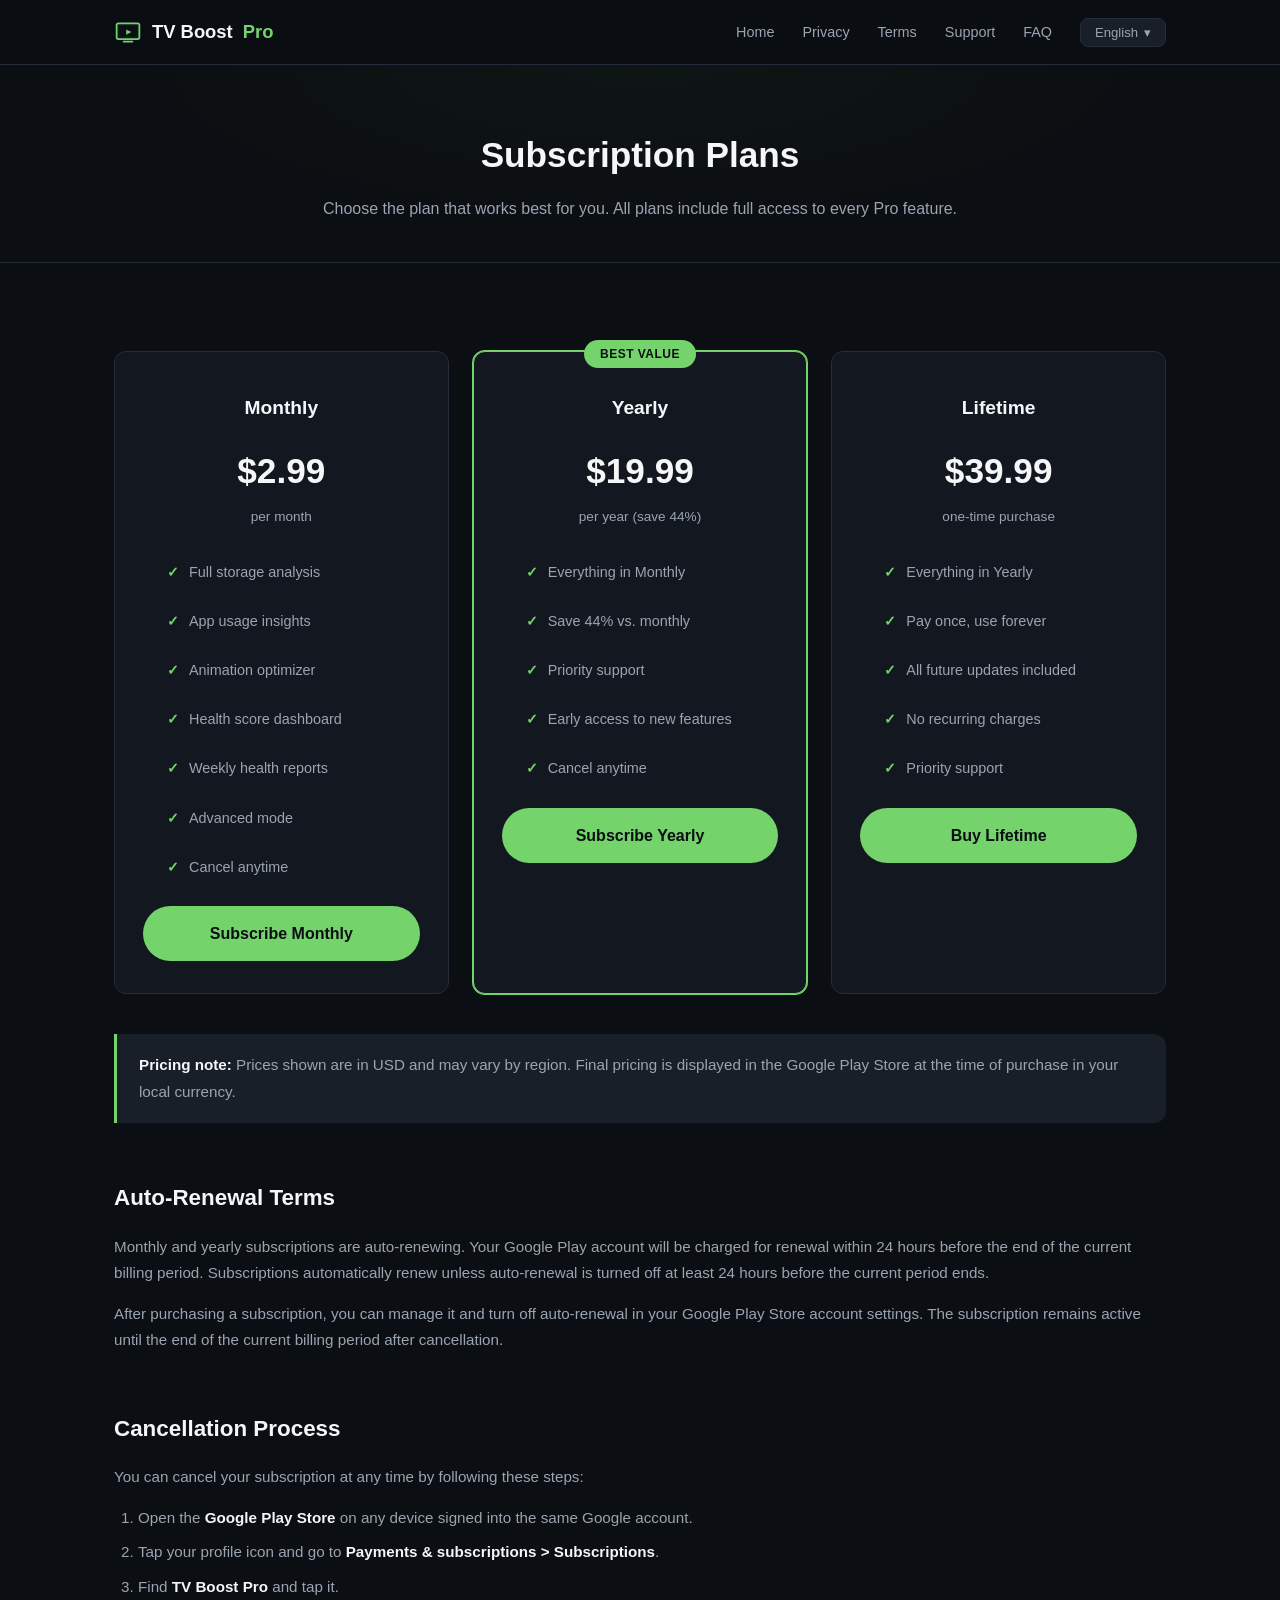
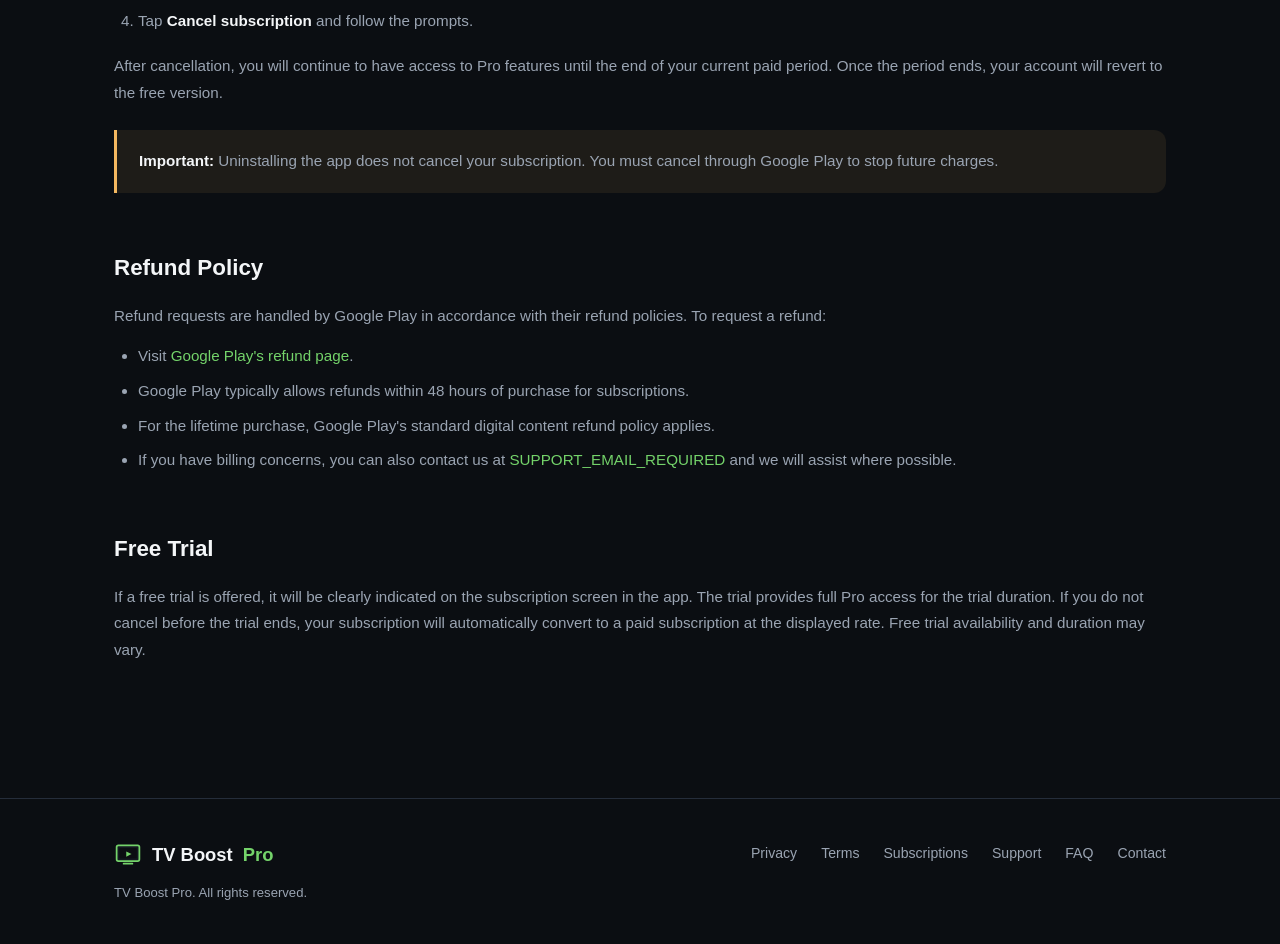
<file: subscriptions/index.html>
<!DOCTYPE html>
<html lang="en">
<head>
  <meta charset="UTF-8">
  <meta name="viewport" content="width=device-width, initial-scale=1.0">
  <title>Subscription Plans - TV Boost Pro</title>
  <meta name="description" content="TV Boost Pro subscription plans. Choose monthly, yearly, or lifetime access to premium TV optimization features.">
  <link rel="canonical" href="https://mehmetarsay.github.io/tv-boost-pro-site/subscriptions/">
  <meta property="og:type" content="website">
  <meta property="og:title" content="Subscription Plans - TV Boost Pro">
  <meta property="og:description" content="Choose the right TV Boost Pro plan: monthly, yearly, or lifetime access to premium features.">
  <meta property="og:url" content="https://mehmetarsay.github.io/tv-boost-pro-site/subscriptions/">
  <link rel="icon" type="image/svg+xml" href="../assets/favicon.svg">
  <link rel="stylesheet" href="../assets/style.css">
</head>
<body>
  <header class="site-header">
    <div class="container header-inner">
      <a href="../" class="logo">
        <svg viewBox="0 0 32 32" width="28" height="28"><rect x="3" y="6" width="26" height="18" rx="2" fill="#131820" stroke="#74D36A" stroke-width="2"/><rect x="6" y="9" width="20" height="12" rx="1" fill="#0B0E12"/><path d="M14 13l6 3-6 3z" fill="#74D36A"/><rect x="10" y="26" width="12" height="2" rx="1" fill="#74D36A"/></svg>
        TV Boost <span>Pro</span>
      </a>
      <button class="menu-toggle" aria-label="Menu">&#9776;</button>
      <ul class="nav">
        <li><a href="../" data-i18n="nav_home">Home</a></li>
        <li><a href="../privacy/" data-i18n="nav_privacy">Privacy</a></li>
        <li><a href="../terms/" data-i18n="nav_terms">Terms</a></li>
        <li><a href="../support/" data-i18n="nav_support">Support</a></li>
        <li><a href="../faq/" data-i18n="nav_faq">FAQ</a></li>
        <li>
          <div class="lang-switcher">
            <button class="lang-btn"><span class="lang-btn-text">English</span> &#9662;</button>
            <div class="lang-dropdown">
              <button class="lang-option active" data-lang="en">English</button>
              <button class="lang-option" data-lang="tr">Turkce</button>
              <button class="lang-option" data-lang="de">Deutsch</button>
              <button class="lang-option" data-lang="fr">Francais</button>
              <button class="lang-option" data-lang="es">Espanol</button>
            </div>
          </div>
        </li>
      </ul>
    </div>
  </header>

  <main>
    <section class="page-hero">
      <div class="container">
        <h1>Subscription Plans</h1>
        <p>Choose the plan that works best for you. All plans include full access to every Pro feature.</p>
      </div>
    </section>

    <section class="page-content">
      <div class="container">

        <div class="pricing-grid">
          <div class="pricing-card">
            <h3>Monthly</h3>
            <div class="pricing-price">$2.99</div>
            <div class="pricing-period">per month</div>
            <ul class="pricing-features">
              <li>Full storage analysis</li>
              <li>App usage insights</li>
              <li>Animation optimizer</li>
              <li>Health score dashboard</li>
              <li>Weekly health reports</li>
              <li>Advanced mode</li>
              <li>Cancel anytime</li>
            </ul>
            <a href="#" class="btn-primary" style="width:100%;justify-content:center;">Subscribe Monthly</a>
          </div>

          <div class="pricing-card popular">
            <div class="pricing-badge">Best Value</div>
            <h3>Yearly</h3>
            <div class="pricing-price">$19.99</div>
            <div class="pricing-period">per year (save 44%)</div>
            <ul class="pricing-features">
              <li>Everything in Monthly</li>
              <li>Save 44% vs. monthly</li>
              <li>Priority support</li>
              <li>Early access to new features</li>
              <li>Cancel anytime</li>
            </ul>
            <a href="#" class="btn-primary" style="width:100%;justify-content:center;">Subscribe Yearly</a>
          </div>

          <div class="pricing-card">
            <h3>Lifetime</h3>
            <div class="pricing-price">$39.99</div>
            <div class="pricing-period">one-time purchase</div>
            <ul class="pricing-features">
              <li>Everything in Yearly</li>
              <li>Pay once, use forever</li>
              <li>All future updates included</li>
              <li>No recurring charges</li>
              <li>Priority support</li>
            </ul>
            <a href="#" class="btn-primary" style="width:100%;justify-content:center;">Buy Lifetime</a>
          </div>
        </div>

        <div class="info-box">
          <p><strong>Pricing note:</strong> Prices shown are in USD and may vary by region. Final pricing is displayed in the Google Play Store at the time of purchase in your local currency.</p>
        </div>

        <h2>Auto-Renewal Terms</h2>
        <p>Monthly and yearly subscriptions are auto-renewing. Your Google Play account will be charged for renewal within 24 hours before the end of the current billing period. Subscriptions automatically renew unless auto-renewal is turned off at least 24 hours before the current period ends.</p>
        <p>After purchasing a subscription, you can manage it and turn off auto-renewal in your Google Play Store account settings. The subscription remains active until the end of the current billing period after cancellation.</p>

        <h2>Cancellation Process</h2>
        <p>You can cancel your subscription at any time by following these steps:</p>
        <ol>
          <li>Open the <strong>Google Play Store</strong> on any device signed into the same Google account.</li>
          <li>Tap your profile icon and go to <strong>Payments &amp; subscriptions > Subscriptions</strong>.</li>
          <li>Find <strong>TV Boost Pro</strong> and tap it.</li>
          <li>Tap <strong>Cancel subscription</strong> and follow the prompts.</li>
        </ol>
        <p>After cancellation, you will continue to have access to Pro features until the end of your current paid period. Once the period ends, your account will revert to the free version.</p>

        <div class="warning-box">
          <p><strong>Important:</strong> Uninstalling the app does not cancel your subscription. You must cancel through Google Play to stop future charges.</p>
        </div>

        <h2>Refund Policy</h2>
        <p>Refund requests are handled by Google Play in accordance with their refund policies. To request a refund:</p>
        <ul>
          <li>Visit <a href="https://support.google.com/googleplay/answer/2479637" target="_blank" rel="noopener">Google Play's refund page</a>.</li>
          <li>Google Play typically allows refunds within 48 hours of purchase for subscriptions.</li>
          <li>For the lifetime purchase, Google Play's standard digital content refund policy applies.</li>
          <li>If you have billing concerns, you can also contact us at <a href="mailto:SUPPORT_EMAIL_REQUIRED">SUPPORT_EMAIL_REQUIRED</a> and we will assist where possible.</li>
        </ul>

        <h2>Free Trial</h2>
        <p>If a free trial is offered, it will be clearly indicated on the subscription screen in the app. The trial provides full Pro access for the trial duration. If you do not cancel before the trial ends, your subscription will automatically convert to a paid subscription at the displayed rate. Free trial availability and duration may vary.</p>

      </div>
    </section>
  </main>

  <footer class="site-footer">
    <div class="container footer-inner">
      <div>
        <div class="logo" style="margin-bottom:12px;">
          <svg viewBox="0 0 32 32" width="22" height="22"><rect x="3" y="6" width="26" height="18" rx="2" fill="#131820" stroke="#74D36A" stroke-width="2"/><rect x="6" y="9" width="20" height="12" rx="1" fill="#0B0E12"/><path d="M14 13l6 3-6 3z" fill="#74D36A"/><rect x="10" y="26" width="12" height="2" rx="1" fill="#74D36A"/></svg>
          TV Boost <span>Pro</span>
        </div>
        <p class="footer-copy" data-i18n="footer_copy">TV Boost Pro. All rights reserved.</p>
      </div>
      <ul class="footer-links">
        <li><a href="../privacy/" data-i18n="nav_privacy">Privacy</a></li>
        <li><a href="../terms/" data-i18n="nav_terms">Terms</a></li>
        <li><a href="../subscriptions/" data-i18n="nav_subscriptions">Subscriptions</a></li>
        <li><a href="../support/" data-i18n="nav_support">Support</a></li>
        <li><a href="../faq/" data-i18n="nav_faq">FAQ</a></li>
        <li><a href="../contact/" data-i18n="nav_contact">Contact</a></li>
      </ul>
    </div>
  </footer>
  <script src="../assets/script.js"></script>
</body>
</html>
</file>
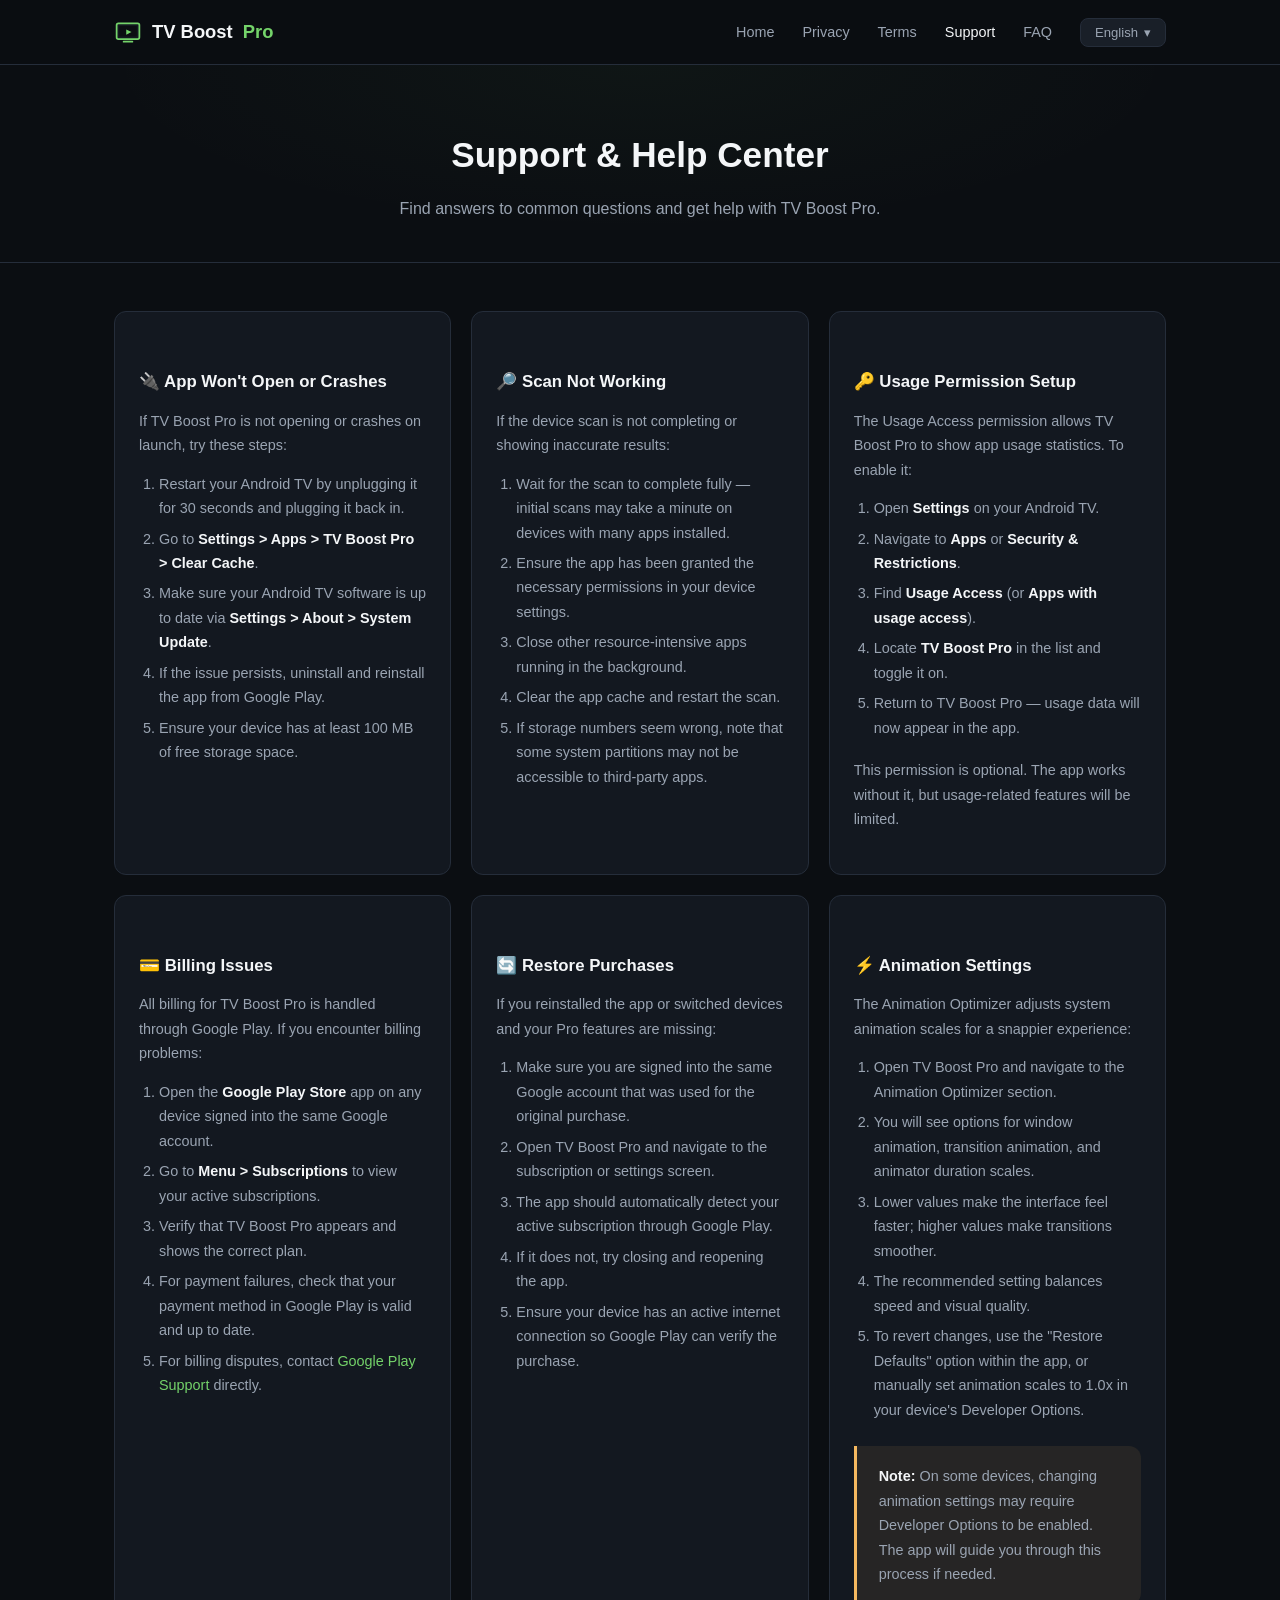
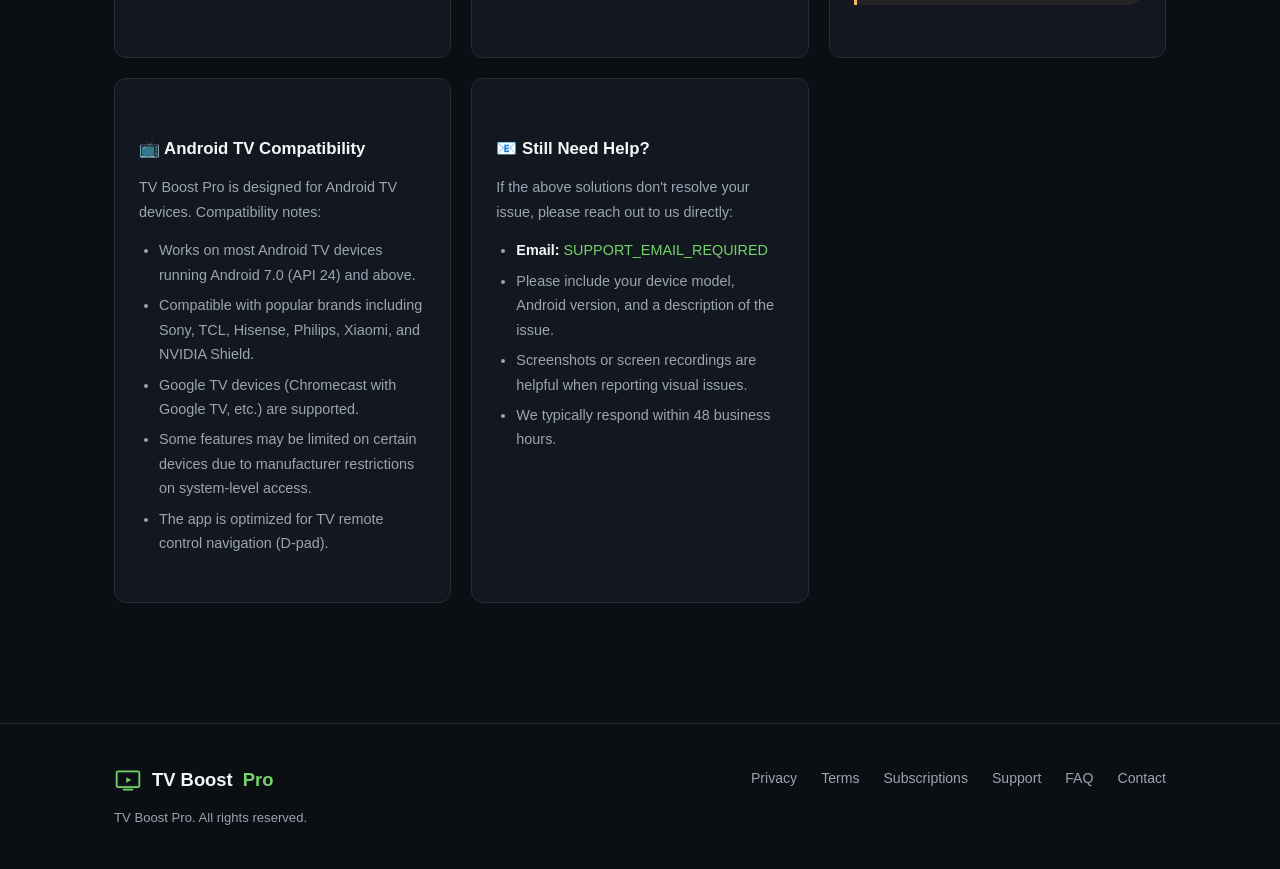
<file: support/index.html>
<!DOCTYPE html>
<html lang="en">
<head>
  <meta charset="UTF-8">
  <meta name="viewport" content="width=device-width, initial-scale=1.0">
  <title>Support & Help Center - TV Boost Pro</title>
  <meta name="description" content="Get help with TV Boost Pro. Find solutions for common issues including setup, permissions, billing, and troubleshooting.">
  <link rel="canonical" href="https://mehmetarsay.github.io/tv-boost-pro-site/support/">
  <meta property="og:type" content="website">
  <meta property="og:title" content="Support & Help Center - TV Boost Pro">
  <meta property="og:description" content="Find solutions for common TV Boost Pro issues and get help with setup, permissions, and billing.">
  <meta property="og:url" content="https://mehmetarsay.github.io/tv-boost-pro-site/support/">
  <link rel="icon" type="image/svg+xml" href="../assets/favicon.svg">
  <link rel="stylesheet" href="../assets/style.css">
</head>
<body>
  <header class="site-header">
    <div class="container header-inner">
      <a href="../" class="logo">
        <svg viewBox="0 0 32 32" width="28" height="28"><rect x="3" y="6" width="26" height="18" rx="2" fill="#131820" stroke="#74D36A" stroke-width="2"/><rect x="6" y="9" width="20" height="12" rx="1" fill="#0B0E12"/><path d="M14 13l6 3-6 3z" fill="#74D36A"/><rect x="10" y="26" width="12" height="2" rx="1" fill="#74D36A"/></svg>
        TV Boost <span>Pro</span>
      </a>
      <button class="menu-toggle" aria-label="Menu">&#9776;</button>
      <ul class="nav">
        <li><a href="../" data-i18n="nav_home">Home</a></li>
        <li><a href="../privacy/" data-i18n="nav_privacy">Privacy</a></li>
        <li><a href="../terms/" data-i18n="nav_terms">Terms</a></li>
        <li><a href="../support/" class="active" data-i18n="nav_support">Support</a></li>
        <li><a href="../faq/" data-i18n="nav_faq">FAQ</a></li>
        <li>
          <div class="lang-switcher">
            <button class="lang-btn"><span class="lang-btn-text">English</span> &#9662;</button>
            <div class="lang-dropdown">
              <button class="lang-option active" data-lang="en">English</button>
              <button class="lang-option" data-lang="tr">Turkce</button>
              <button class="lang-option" data-lang="de">Deutsch</button>
              <button class="lang-option" data-lang="fr">Francais</button>
              <button class="lang-option" data-lang="es">Espanol</button>
            </div>
          </div>
        </li>
      </ul>
    </div>
  </header>

  <main>
    <section class="page-hero">
      <div class="container">
        <h1>Support &amp; Help Center</h1>
        <p>Find answers to common questions and get help with TV Boost Pro.</p>
      </div>
    </section>

    <section class="page-content">
      <div class="container">
        <div class="help-grid">

          <div class="help-card">
            <h3>&#128268; App Won't Open or Crashes</h3>
            <p>If TV Boost Pro is not opening or crashes on launch, try these steps:</p>
            <ol>
              <li>Restart your Android TV by unplugging it for 30 seconds and plugging it back in.</li>
              <li>Go to <strong>Settings > Apps > TV Boost Pro > Clear Cache</strong>.</li>
              <li>Make sure your Android TV software is up to date via <strong>Settings > About > System Update</strong>.</li>
              <li>If the issue persists, uninstall and reinstall the app from Google Play.</li>
              <li>Ensure your device has at least 100 MB of free storage space.</li>
            </ol>
          </div>

          <div class="help-card">
            <h3>&#128270; Scan Not Working</h3>
            <p>If the device scan is not completing or showing inaccurate results:</p>
            <ol>
              <li>Wait for the scan to complete fully — initial scans may take a minute on devices with many apps installed.</li>
              <li>Ensure the app has been granted the necessary permissions in your device settings.</li>
              <li>Close other resource-intensive apps running in the background.</li>
              <li>Clear the app cache and restart the scan.</li>
              <li>If storage numbers seem wrong, note that some system partitions may not be accessible to third-party apps.</li>
            </ol>
          </div>

          <div class="help-card">
            <h3>&#128273; Usage Permission Setup</h3>
            <p>The Usage Access permission allows TV Boost Pro to show app usage statistics. To enable it:</p>
            <ol>
              <li>Open <strong>Settings</strong> on your Android TV.</li>
              <li>Navigate to <strong>Apps</strong> or <strong>Security & Restrictions</strong>.</li>
              <li>Find <strong>Usage Access</strong> (or <strong>Apps with usage access</strong>).</li>
              <li>Locate <strong>TV Boost Pro</strong> in the list and toggle it on.</li>
              <li>Return to TV Boost Pro — usage data will now appear in the app.</li>
            </ol>
            <p>This permission is optional. The app works without it, but usage-related features will be limited.</p>
          </div>

          <div class="help-card">
            <h3>&#128179; Billing Issues</h3>
            <p>All billing for TV Boost Pro is handled through Google Play. If you encounter billing problems:</p>
            <ol>
              <li>Open the <strong>Google Play Store</strong> app on any device signed into the same Google account.</li>
              <li>Go to <strong>Menu > Subscriptions</strong> to view your active subscriptions.</li>
              <li>Verify that TV Boost Pro appears and shows the correct plan.</li>
              <li>For payment failures, check that your payment method in Google Play is valid and up to date.</li>
              <li>For billing disputes, contact <a href="https://support.google.com/googleplay/gethelp" target="_blank" rel="noopener">Google Play Support</a> directly.</li>
            </ol>
          </div>

          <div class="help-card">
            <h3>&#128260; Restore Purchases</h3>
            <p>If you reinstalled the app or switched devices and your Pro features are missing:</p>
            <ol>
              <li>Make sure you are signed into the same Google account that was used for the original purchase.</li>
              <li>Open TV Boost Pro and navigate to the subscription or settings screen.</li>
              <li>The app should automatically detect your active subscription through Google Play.</li>
              <li>If it does not, try closing and reopening the app.</li>
              <li>Ensure your device has an active internet connection so Google Play can verify the purchase.</li>
            </ol>
          </div>

          <div class="help-card">
            <h3>&#9889; Animation Settings</h3>
            <p>The Animation Optimizer adjusts system animation scales for a snappier experience:</p>
            <ol>
              <li>Open TV Boost Pro and navigate to the Animation Optimizer section.</li>
              <li>You will see options for window animation, transition animation, and animator duration scales.</li>
              <li>Lower values make the interface feel faster; higher values make transitions smoother.</li>
              <li>The recommended setting balances speed and visual quality.</li>
              <li>To revert changes, use the "Restore Defaults" option within the app, or manually set animation scales to 1.0x in your device's Developer Options.</li>
            </ol>
            <div class="warning-box">
              <p><strong>Note:</strong> On some devices, changing animation settings may require Developer Options to be enabled. The app will guide you through this process if needed.</p>
            </div>
          </div>

          <div class="help-card">
            <h3>&#128250; Android TV Compatibility</h3>
            <p>TV Boost Pro is designed for Android TV devices. Compatibility notes:</p>
            <ul>
              <li>Works on most Android TV devices running Android 7.0 (API 24) and above.</li>
              <li>Compatible with popular brands including Sony, TCL, Hisense, Philips, Xiaomi, and NVIDIA Shield.</li>
              <li>Google TV devices (Chromecast with Google TV, etc.) are supported.</li>
              <li>Some features may be limited on certain devices due to manufacturer restrictions on system-level access.</li>
              <li>The app is optimized for TV remote control navigation (D-pad).</li>
            </ul>
          </div>

          <div class="help-card">
            <h3>&#128231; Still Need Help?</h3>
            <p>If the above solutions don't resolve your issue, please reach out to us directly:</p>
            <ul>
              <li><strong>Email:</strong> <a href="mailto:SUPPORT_EMAIL_REQUIRED">SUPPORT_EMAIL_REQUIRED</a></li>
              <li>Please include your device model, Android version, and a description of the issue.</li>
              <li>Screenshots or screen recordings are helpful when reporting visual issues.</li>
              <li>We typically respond within 48 business hours.</li>
            </ul>
          </div>

        </div>
      </div>
    </section>
  </main>

  <footer class="site-footer">
    <div class="container footer-inner">
      <div>
        <div class="logo" style="margin-bottom:12px;">
          <svg viewBox="0 0 32 32" width="22" height="22"><rect x="3" y="6" width="26" height="18" rx="2" fill="#131820" stroke="#74D36A" stroke-width="2"/><rect x="6" y="9" width="20" height="12" rx="1" fill="#0B0E12"/><path d="M14 13l6 3-6 3z" fill="#74D36A"/><rect x="10" y="26" width="12" height="2" rx="1" fill="#74D36A"/></svg>
          TV Boost <span>Pro</span>
        </div>
        <p class="footer-copy" data-i18n="footer_copy">TV Boost Pro. All rights reserved.</p>
      </div>
      <ul class="footer-links">
        <li><a href="../privacy/" data-i18n="nav_privacy">Privacy</a></li>
        <li><a href="../terms/" data-i18n="nav_terms">Terms</a></li>
        <li><a href="../subscriptions/" data-i18n="nav_subscriptions">Subscriptions</a></li>
        <li><a href="../support/" data-i18n="nav_support">Support</a></li>
        <li><a href="../faq/" data-i18n="nav_faq">FAQ</a></li>
        <li><a href="../contact/" data-i18n="nav_contact">Contact</a></li>
      </ul>
    </div>
  </footer>
  <script src="../assets/script.js"></script>
</body>
</html>
</file>
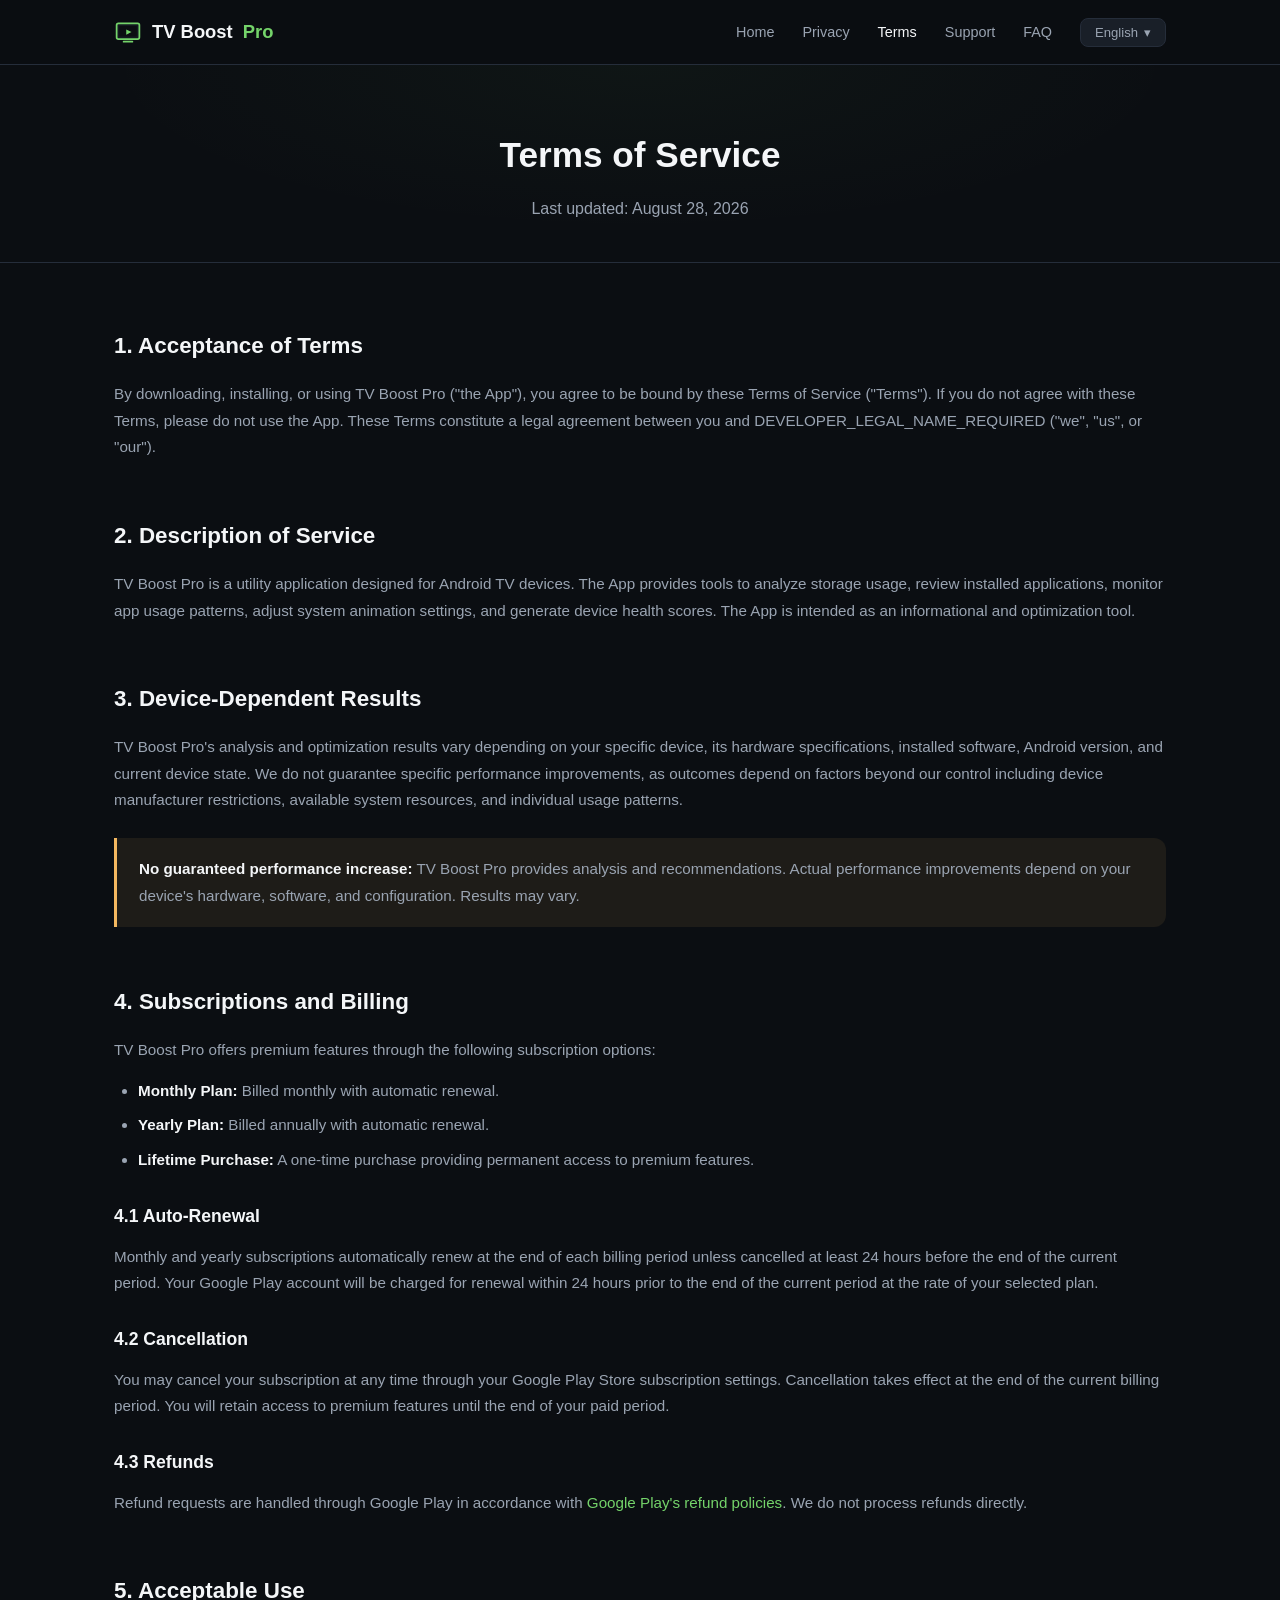
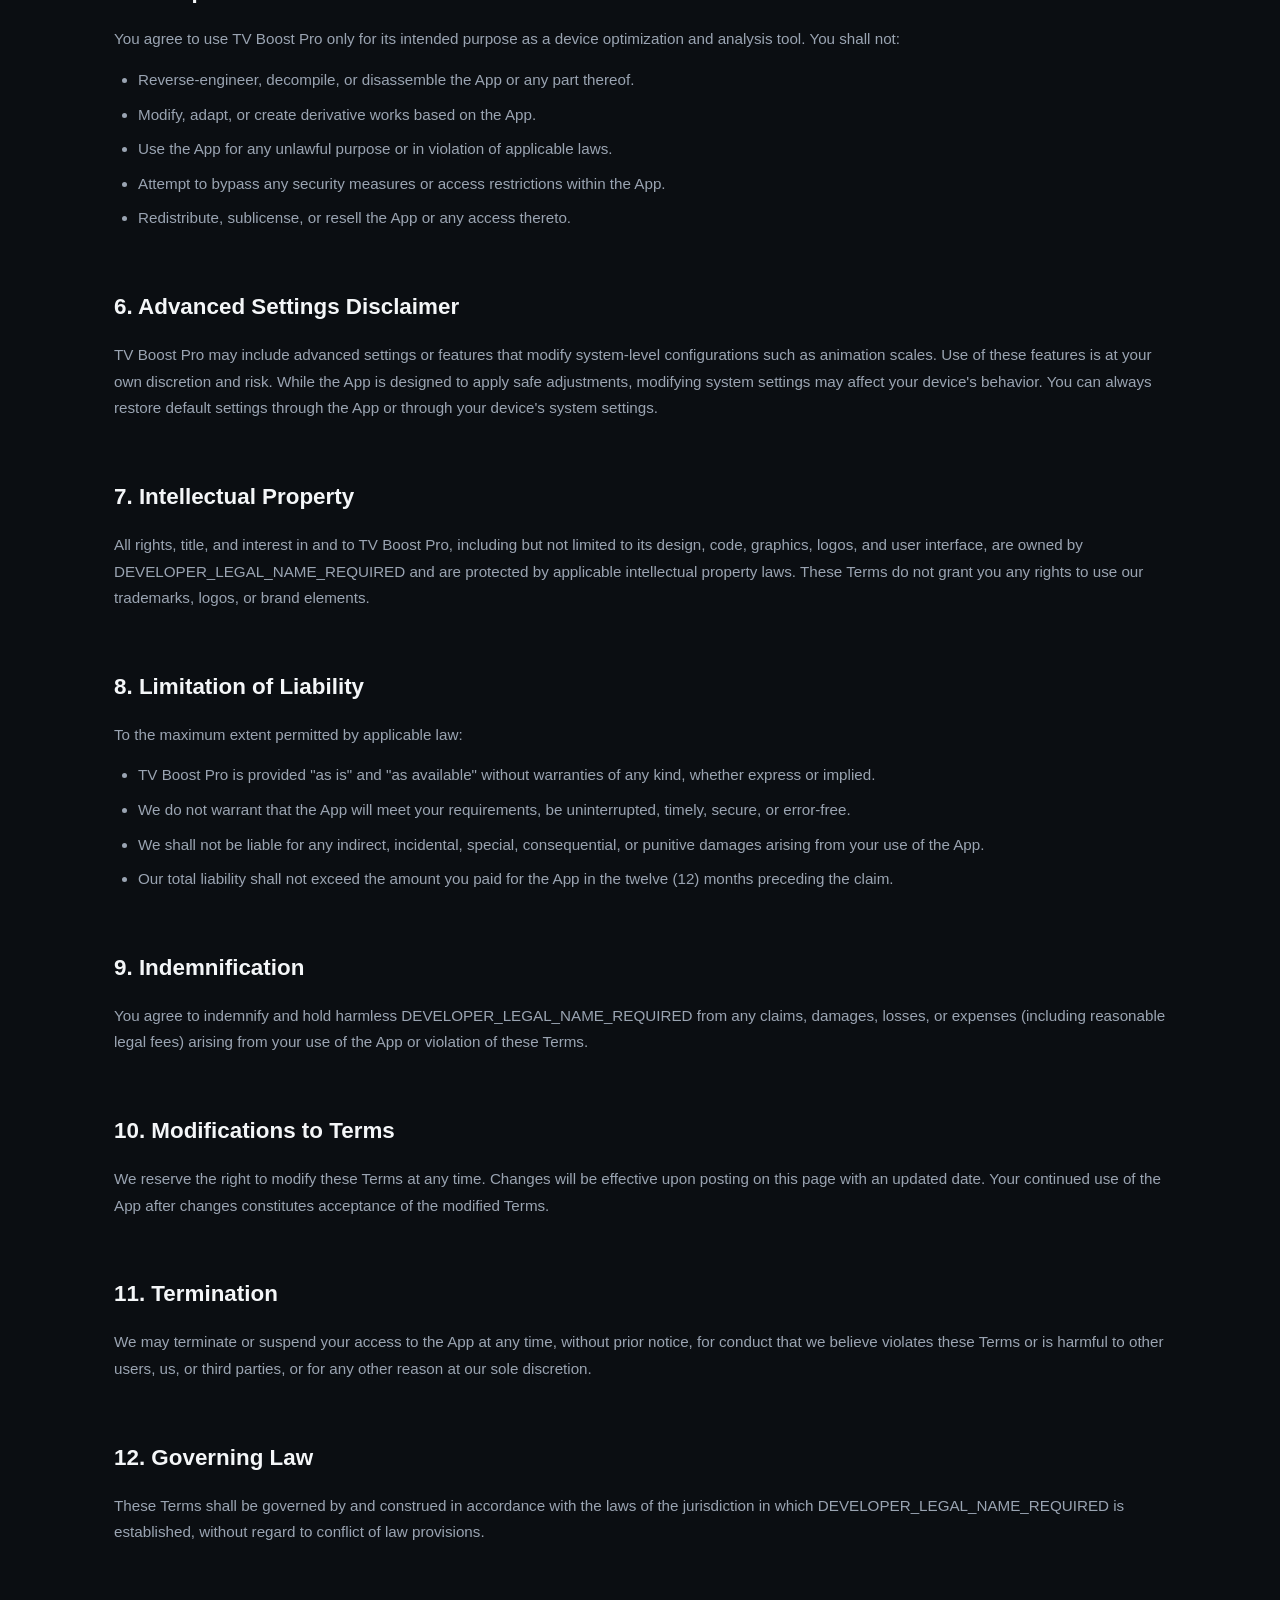
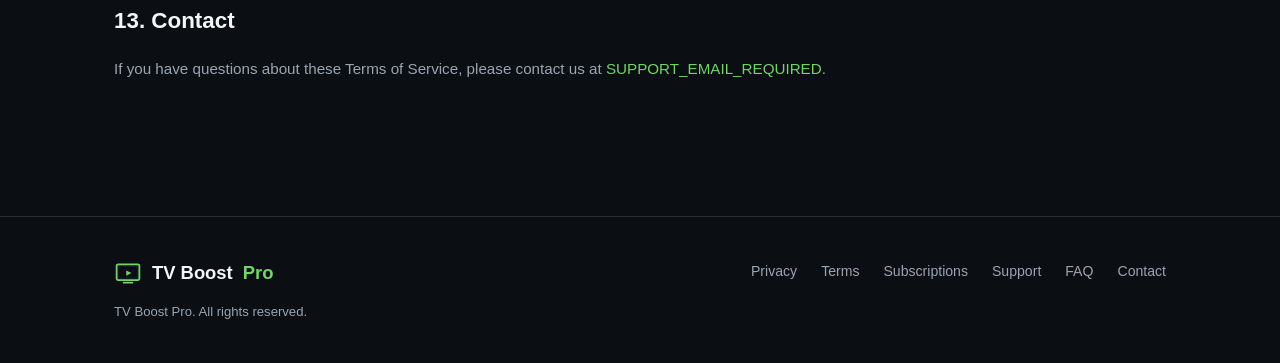
<file: terms/index.html>
<!DOCTYPE html>
<html lang="en">
<head>
  <meta charset="UTF-8">
  <meta name="viewport" content="width=device-width, initial-scale=1.0">
  <title>Terms of Service - TV Boost Pro</title>
  <meta name="description" content="TV Boost Pro Terms of Service. Read the terms governing your use of the TV Boost Pro Android TV optimization app.">
  <link rel="canonical" href="https://mehmetarsay.github.io/tv-boost-pro-site/terms/">
  <meta property="og:type" content="website">
  <meta property="og:title" content="Terms of Service - TV Boost Pro">
  <meta property="og:description" content="Terms governing your use of TV Boost Pro.">
  <meta property="og:url" content="https://mehmetarsay.github.io/tv-boost-pro-site/terms/">
  <link rel="icon" type="image/svg+xml" href="../assets/favicon.svg">
  <link rel="stylesheet" href="../assets/style.css">
</head>
<body>
  <header class="site-header">
    <div class="container header-inner">
      <a href="../" class="logo">
        <svg viewBox="0 0 32 32" width="28" height="28"><rect x="3" y="6" width="26" height="18" rx="2" fill="#131820" stroke="#74D36A" stroke-width="2"/><rect x="6" y="9" width="20" height="12" rx="1" fill="#0B0E12"/><path d="M14 13l6 3-6 3z" fill="#74D36A"/><rect x="10" y="26" width="12" height="2" rx="1" fill="#74D36A"/></svg>
        TV Boost <span>Pro</span>
      </a>
      <button class="menu-toggle" aria-label="Menu">&#9776;</button>
      <ul class="nav">
        <li><a href="../" data-i18n="nav_home">Home</a></li>
        <li><a href="../privacy/" data-i18n="nav_privacy">Privacy</a></li>
        <li><a href="../terms/" class="active" data-i18n="nav_terms">Terms</a></li>
        <li><a href="../support/" data-i18n="nav_support">Support</a></li>
        <li><a href="../faq/" data-i18n="nav_faq">FAQ</a></li>
        <li>
          <div class="lang-switcher">
            <button class="lang-btn"><span class="lang-btn-text">English</span> &#9662;</button>
            <div class="lang-dropdown">
              <button class="lang-option active" data-lang="en">English</button>
              <button class="lang-option" data-lang="tr">Turkce</button>
              <button class="lang-option" data-lang="de">Deutsch</button>
              <button class="lang-option" data-lang="fr">Francais</button>
              <button class="lang-option" data-lang="es">Espanol</button>
            </div>
          </div>
        </li>
      </ul>
    </div>
  </header>

  <main>
    <section class="page-hero">
      <div class="container">
        <h1>Terms of Service</h1>
        <p>Last updated: August 28, 2026</p>
      </div>
    </section>

    <section class="page-content">
      <div class="container">
        <h2>1. Acceptance of Terms</h2>
        <p>By downloading, installing, or using TV Boost Pro ("the App"), you agree to be bound by these Terms of Service ("Terms"). If you do not agree with these Terms, please do not use the App. These Terms constitute a legal agreement between you and DEVELOPER_LEGAL_NAME_REQUIRED ("we", "us", or "our").</p>

        <h2>2. Description of Service</h2>
        <p>TV Boost Pro is a utility application designed for Android TV devices. The App provides tools to analyze storage usage, review installed applications, monitor app usage patterns, adjust system animation settings, and generate device health scores. The App is intended as an informational and optimization tool.</p>

        <h2>3. Device-Dependent Results</h2>
        <p>TV Boost Pro's analysis and optimization results vary depending on your specific device, its hardware specifications, installed software, Android version, and current device state. We do not guarantee specific performance improvements, as outcomes depend on factors beyond our control including device manufacturer restrictions, available system resources, and individual usage patterns.</p>

        <div class="warning-box">
          <p><strong>No guaranteed performance increase:</strong> TV Boost Pro provides analysis and recommendations. Actual performance improvements depend on your device's hardware, software, and configuration. Results may vary.</p>
        </div>

        <h2>4. Subscriptions and Billing</h2>
        <p>TV Boost Pro offers premium features through the following subscription options:</p>
        <ul>
          <li><strong>Monthly Plan:</strong> Billed monthly with automatic renewal.</li>
          <li><strong>Yearly Plan:</strong> Billed annually with automatic renewal.</li>
          <li><strong>Lifetime Purchase:</strong> A one-time purchase providing permanent access to premium features.</li>
        </ul>

        <h3>4.1 Auto-Renewal</h3>
        <p>Monthly and yearly subscriptions automatically renew at the end of each billing period unless cancelled at least 24 hours before the end of the current period. Your Google Play account will be charged for renewal within 24 hours prior to the end of the current period at the rate of your selected plan.</p>

        <h3>4.2 Cancellation</h3>
        <p>You may cancel your subscription at any time through your Google Play Store subscription settings. Cancellation takes effect at the end of the current billing period. You will retain access to premium features until the end of your paid period.</p>

        <h3>4.3 Refunds</h3>
        <p>Refund requests are handled through Google Play in accordance with <a href="https://support.google.com/googleplay/answer/2479637" target="_blank" rel="noopener">Google Play's refund policies</a>. We do not process refunds directly.</p>

        <h2>5. Acceptable Use</h2>
        <p>You agree to use TV Boost Pro only for its intended purpose as a device optimization and analysis tool. You shall not:</p>
        <ul>
          <li>Reverse-engineer, decompile, or disassemble the App or any part thereof.</li>
          <li>Modify, adapt, or create derivative works based on the App.</li>
          <li>Use the App for any unlawful purpose or in violation of applicable laws.</li>
          <li>Attempt to bypass any security measures or access restrictions within the App.</li>
          <li>Redistribute, sublicense, or resell the App or any access thereto.</li>
        </ul>

        <h2>6. Advanced Settings Disclaimer</h2>
        <p>TV Boost Pro may include advanced settings or features that modify system-level configurations such as animation scales. Use of these features is at your own discretion and risk. While the App is designed to apply safe adjustments, modifying system settings may affect your device's behavior. You can always restore default settings through the App or through your device's system settings.</p>

        <h2>7. Intellectual Property</h2>
        <p>All rights, title, and interest in and to TV Boost Pro, including but not limited to its design, code, graphics, logos, and user interface, are owned by DEVELOPER_LEGAL_NAME_REQUIRED and are protected by applicable intellectual property laws. These Terms do not grant you any rights to use our trademarks, logos, or brand elements.</p>

        <h2>8. Limitation of Liability</h2>
        <p>To the maximum extent permitted by applicable law:</p>
        <ul>
          <li>TV Boost Pro is provided "as is" and "as available" without warranties of any kind, whether express or implied.</li>
          <li>We do not warrant that the App will meet your requirements, be uninterrupted, timely, secure, or error-free.</li>
          <li>We shall not be liable for any indirect, incidental, special, consequential, or punitive damages arising from your use of the App.</li>
          <li>Our total liability shall not exceed the amount you paid for the App in the twelve (12) months preceding the claim.</li>
        </ul>

        <h2>9. Indemnification</h2>
        <p>You agree to indemnify and hold harmless DEVELOPER_LEGAL_NAME_REQUIRED from any claims, damages, losses, or expenses (including reasonable legal fees) arising from your use of the App or violation of these Terms.</p>

        <h2>10. Modifications to Terms</h2>
        <p>We reserve the right to modify these Terms at any time. Changes will be effective upon posting on this page with an updated date. Your continued use of the App after changes constitutes acceptance of the modified Terms.</p>

        <h2>11. Termination</h2>
        <p>We may terminate or suspend your access to the App at any time, without prior notice, for conduct that we believe violates these Terms or is harmful to other users, us, or third parties, or for any other reason at our sole discretion.</p>

        <h2>12. Governing Law</h2>
        <p>These Terms shall be governed by and construed in accordance with the laws of the jurisdiction in which DEVELOPER_LEGAL_NAME_REQUIRED is established, without regard to conflict of law provisions.</p>

        <h2>13. Contact</h2>
        <p>If you have questions about these Terms of Service, please contact us at <a href="mailto:SUPPORT_EMAIL_REQUIRED">SUPPORT_EMAIL_REQUIRED</a>.</p>
      </div>
    </section>
  </main>

  <footer class="site-footer">
    <div class="container footer-inner">
      <div>
        <div class="logo" style="margin-bottom:12px;">
          <svg viewBox="0 0 32 32" width="22" height="22"><rect x="3" y="6" width="26" height="18" rx="2" fill="#131820" stroke="#74D36A" stroke-width="2"/><rect x="6" y="9" width="20" height="12" rx="1" fill="#0B0E12"/><path d="M14 13l6 3-6 3z" fill="#74D36A"/><rect x="10" y="26" width="12" height="2" rx="1" fill="#74D36A"/></svg>
          TV Boost <span>Pro</span>
        </div>
        <p class="footer-copy" data-i18n="footer_copy">TV Boost Pro. All rights reserved.</p>
      </div>
      <ul class="footer-links">
        <li><a href="../privacy/" data-i18n="nav_privacy">Privacy</a></li>
        <li><a href="../terms/" data-i18n="nav_terms">Terms</a></li>
        <li><a href="../subscriptions/" data-i18n="nav_subscriptions">Subscriptions</a></li>
        <li><a href="../support/" data-i18n="nav_support">Support</a></li>
        <li><a href="../faq/" data-i18n="nav_faq">FAQ</a></li>
        <li><a href="../contact/" data-i18n="nav_contact">Contact</a></li>
      </ul>
    </div>
  </footer>
  <script src="../assets/script.js"></script>
</body>
</html>
</file>
<file: assets/style.css>
/* TV Boost Pro - Site Styles */
:root {
  --bg: #0B0E12;
  --surface: #131820;
  --surface-2: #191F28;
  --text: #F4F6F8;
  --muted: #9AA4B2;
  --accent: #74D36A;
  --accent-hover: #5fbd55;
  --warning: #F4B860;
  --border: #252D3A;
  --radius: 12px;
  --max-w: 1100px;
  --transition: 0.25s ease;
}

*, *::before, *::after { box-sizing: border-box; margin: 0; padding: 0; }

html { scroll-behavior: smooth; font-size: 16px; }

body {
  font-family: -apple-system, BlinkMacSystemFont, 'Segoe UI', Roboto, 'Helvetica Neue', Arial, sans-serif;
  background: var(--bg);
  color: var(--text);
  line-height: 1.7;
  -webkit-font-smoothing: antialiased;
  -moz-osx-font-smoothing: grayscale;
}

a { color: var(--accent); text-decoration: none; transition: color var(--transition); }
a:hover { color: var(--accent-hover); }

img { max-width: 100%; display: block; }

/* Layout */
.container { max-width: var(--max-w); margin: 0 auto; padding: 0 24px; }

/* Header */
.site-header {
  position: sticky;
  top: 0;
  z-index: 100;
  background: rgba(11, 14, 18, 0.92);
  backdrop-filter: blur(12px);
  -webkit-backdrop-filter: blur(12px);
  border-bottom: 1px solid var(--border);
}

.header-inner {
  display: flex;
  align-items: center;
  justify-content: space-between;
  height: 64px;
}

.logo {
  display: flex;
  align-items: center;
  gap: 10px;
  font-size: 1.15rem;
  font-weight: 700;
  color: var(--text);
}

.logo svg { width: 28px; height: 28px; }
.logo span { color: var(--accent); }

/* Nav */
.nav { display: flex; align-items: center; gap: 28px; list-style: none; }
.nav a { color: var(--muted); font-size: 0.9rem; font-weight: 500; }
.nav a:hover, .nav a.active { color: var(--text); }

/* Language Switcher */
.lang-switcher {
  position: relative;
  display: inline-flex;
  align-items: center;
}

.lang-btn {
  background: var(--surface-2);
  border: 1px solid var(--border);
  color: var(--muted);
  padding: 6px 14px;
  border-radius: 8px;
  font-size: 0.82rem;
  cursor: pointer;
  display: flex;
  align-items: center;
  gap: 6px;
  transition: all var(--transition);
}

.lang-btn:hover { border-color: var(--accent); color: var(--text); }

.lang-dropdown {
  display: none;
  position: absolute;
  top: 100%;
  right: 0;
  margin-top: 6px;
  background: var(--surface);
  border: 1px solid var(--border);
  border-radius: 10px;
  padding: 6px;
  min-width: 150px;
  box-shadow: 0 12px 32px rgba(0,0,0,0.4);
  z-index: 200;
}

.lang-dropdown.open { display: block; }

.lang-option {
  display: block;
  width: 100%;
  padding: 8px 14px;
  background: none;
  border: none;
  color: var(--muted);
  font-size: 0.85rem;
  text-align: left;
  cursor: pointer;
  border-radius: 6px;
  transition: all var(--transition);
}

.lang-option:hover { background: var(--surface-2); color: var(--text); }
.lang-option.active { color: var(--accent); }

/* Mobile Menu */
.menu-toggle {
  display: none;
  background: none;
  border: none;
  color: var(--text);
  font-size: 1.5rem;
  cursor: pointer;
  padding: 4px;
}

/* Hero */
.hero {
  padding: 100px 0 80px;
  text-align: center;
  background: radial-gradient(ellipse at 50% 0%, rgba(116, 211, 106, 0.06) 0%, transparent 60%);
}

.hero h1 {
  font-size: clamp(2rem, 5vw, 3.2rem);
  font-weight: 800;
  line-height: 1.2;
  margin-bottom: 20px;
  letter-spacing: -0.02em;
}

.hero h1 .accent { color: var(--accent); }

.hero p {
  font-size: 1.15rem;
  color: var(--muted);
  max-width: 600px;
  margin: 0 auto 36px;
}

.btn-primary {
  display: inline-flex;
  align-items: center;
  gap: 10px;
  background: var(--accent);
  color: #0B0E12;
  padding: 14px 32px;
  border-radius: 50px;
  font-size: 1rem;
  font-weight: 700;
  transition: all var(--transition);
  border: none;
  cursor: pointer;
}

.btn-primary:hover {
  background: var(--accent-hover);
  color: #0B0E12;
  transform: translateY(-2px);
  box-shadow: 0 8px 24px rgba(116, 211, 106, 0.25);
}

.btn-secondary {
  display: inline-flex;
  align-items: center;
  gap: 8px;
  background: var(--surface);
  color: var(--text);
  padding: 12px 28px;
  border-radius: 50px;
  font-size: 0.95rem;
  font-weight: 600;
  border: 1px solid var(--border);
  transition: all var(--transition);
}

.btn-secondary:hover {
  border-color: var(--accent);
  background: var(--surface-2);
}

.hero-buttons { display: flex; gap: 16px; justify-content: center; flex-wrap: wrap; }

/* Features */
.features {
  padding: 80px 0;
}

.section-title {
  font-size: 1.8rem;
  font-weight: 700;
  text-align: center;
  margin-bottom: 12px;
}

.section-subtitle {
  text-align: center;
  color: var(--muted);
  margin-bottom: 48px;
  font-size: 1.05rem;
}

.features-grid {
  display: grid;
  grid-template-columns: repeat(auto-fit, minmax(300px, 1fr));
  gap: 24px;
}

.feature-card {
  background: var(--surface);
  border: 1px solid var(--border);
  border-radius: var(--radius);
  padding: 32px 28px;
  transition: all var(--transition);
}

.feature-card:hover {
  border-color: var(--accent);
  transform: translateY(-4px);
  box-shadow: 0 8px 32px rgba(0,0,0,0.3);
}

.feature-icon {
  width: 48px;
  height: 48px;
  background: rgba(116, 211, 106, 0.1);
  border-radius: 12px;
  display: flex;
  align-items: center;
  justify-content: center;
  font-size: 1.4rem;
  margin-bottom: 18px;
  color: var(--accent);
}

.feature-card h3 {
  font-size: 1.1rem;
  font-weight: 700;
  margin-bottom: 10px;
}

.feature-card p {
  color: var(--muted);
  font-size: 0.92rem;
  line-height: 1.6;
}

/* Page content */
.page-hero {
  padding: 60px 0 40px;
  text-align: center;
  border-bottom: 1px solid var(--border);
  background: radial-gradient(ellipse at 50% 0%, rgba(116, 211, 106, 0.04) 0%, transparent 60%);
}

.page-hero h1 {
  font-size: 2.2rem;
  font-weight: 800;
  margin-bottom: 10px;
}

.page-hero p { color: var(--muted); font-size: 1rem; }

.page-content {
  padding: 48px 0 80px;
}

.page-content h2 {
  font-size: 1.4rem;
  font-weight: 700;
  margin: 40px 0 16px;
  padding-top: 16px;
}

.page-content h2:first-child { margin-top: 0; }

.page-content h3 {
  font-size: 1.1rem;
  font-weight: 600;
  margin: 28px 0 12px;
}

.page-content p, .page-content li {
  color: var(--muted);
  font-size: 0.95rem;
  line-height: 1.75;
  margin-bottom: 14px;
}

.page-content ul, .page-content ol {
  padding-left: 24px;
  margin-bottom: 18px;
}

.page-content li { margin-bottom: 8px; }

.page-content strong { color: var(--text); }

/* Accordion / FAQ */
.accordion { max-width: 800px; margin: 0 auto; }

.accordion-item {
  background: var(--surface);
  border: 1px solid var(--border);
  border-radius: var(--radius);
  margin-bottom: 12px;
  overflow: hidden;
  transition: border-color var(--transition);
}

.accordion-item:hover { border-color: #2d3648; }

.accordion-btn {
  display: flex;
  align-items: center;
  justify-content: space-between;
  width: 100%;
  padding: 20px 24px;
  background: none;
  border: none;
  color: var(--text);
  font-size: 1rem;
  font-weight: 600;
  text-align: left;
  cursor: pointer;
  gap: 16px;
}

.accordion-btn .icon {
  font-size: 1.3rem;
  transition: transform 0.3s;
  flex-shrink: 0;
  color: var(--muted);
}

.accordion-item.open .accordion-btn .icon { transform: rotate(45deg); color: var(--accent); }

.accordion-body {
  max-height: 0;
  overflow: hidden;
  transition: max-height 0.35s ease;
}

.accordion-body-inner {
  padding: 0 24px 20px;
  color: var(--muted);
  font-size: 0.93rem;
  line-height: 1.7;
}

/* Help cards */
.help-grid {
  display: grid;
  grid-template-columns: repeat(auto-fit, minmax(320px, 1fr));
  gap: 20px;
}

.help-card {
  background: var(--surface);
  border: 1px solid var(--border);
  border-radius: var(--radius);
  padding: 28px 24px;
}

.help-card h3 {
  font-size: 1.05rem;
  margin-bottom: 12px;
  display: flex;
  align-items: center;
  gap: 10px;
}

.help-card p, .help-card li {
  color: var(--muted);
  font-size: 0.9rem;
  line-height: 1.7;
}

.help-card ol, .help-card ul { padding-left: 20px; }
.help-card li { margin-bottom: 6px; }

/* Pricing / Subscription cards */
.pricing-grid {
  display: grid;
  grid-template-columns: repeat(auto-fit, minmax(280px, 1fr));
  gap: 24px;
  margin: 40px 0;
}

.pricing-card {
  background: var(--surface);
  border: 1px solid var(--border);
  border-radius: var(--radius);
  padding: 32px 28px;
  text-align: center;
  position: relative;
  transition: all var(--transition);
}

.pricing-card:hover { border-color: var(--accent); transform: translateY(-4px); }

.pricing-card.popular {
  border-color: var(--accent);
  box-shadow: 0 0 0 1px var(--accent);
}

.pricing-badge {
  position: absolute;
  top: -12px;
  left: 50%;
  transform: translateX(-50%);
  background: var(--accent);
  color: #0B0E12;
  padding: 4px 16px;
  border-radius: 20px;
  font-size: 0.75rem;
  font-weight: 700;
  text-transform: uppercase;
  letter-spacing: 0.04em;
}

.pricing-card h3 {
  font-size: 1.2rem;
  margin-bottom: 8px;
  margin-top: 8px;
}

.pricing-price {
  font-size: 2.2rem;
  font-weight: 800;
  margin: 16px 0 4px;
}

.pricing-period {
  color: var(--muted);
  font-size: 0.85rem;
  margin-bottom: 24px;
}

.pricing-features {
  list-style: none;
  padding: 0;
  margin-bottom: 28px;
  text-align: left;
}

.pricing-features li {
  padding: 8px 0;
  color: var(--muted);
  font-size: 0.9rem;
  display: flex;
  align-items: center;
  gap: 10px;
}

.pricing-features li::before {
  content: '\2713';
  color: var(--accent);
  font-weight: 700;
}

/* Contact */
.contact-info {
  display: grid;
  grid-template-columns: repeat(auto-fit, minmax(280px, 1fr));
  gap: 24px;
  margin: 40px 0;
}

.contact-card {
  background: var(--surface);
  border: 1px solid var(--border);
  border-radius: var(--radius);
  padding: 32px 28px;
  text-align: center;
}

.contact-card h3 { margin-bottom: 12px; }
.contact-card p { color: var(--muted); font-size: 0.93rem; }

.contact-icon {
  width: 56px;
  height: 56px;
  margin: 0 auto 16px;
  background: rgba(116, 211, 106, 0.1);
  border-radius: 50%;
  display: flex;
  align-items: center;
  justify-content: center;
  font-size: 1.5rem;
  color: var(--accent);
}

/* Footer */
.site-footer {
  border-top: 1px solid var(--border);
  padding: 40px 0;
  margin-top: 40px;
}

.footer-inner {
  display: flex;
  flex-wrap: wrap;
  justify-content: space-between;
  align-items: flex-start;
  gap: 32px;
}

.footer-links {
  display: flex;
  flex-wrap: wrap;
  gap: 24px;
  list-style: none;
}

.footer-links a { color: var(--muted); font-size: 0.88rem; }
.footer-links a:hover { color: var(--text); }

.footer-copy { color: var(--muted); font-size: 0.82rem; margin-top: 8px; }

/* Info box */
.info-box {
  background: var(--surface-2);
  border-left: 3px solid var(--accent);
  padding: 18px 22px;
  border-radius: 0 var(--radius) var(--radius) 0;
  margin: 24px 0;
}

.info-box p { color: var(--muted); margin: 0; }

.warning-box {
  background: rgba(244, 184, 96, 0.08);
  border-left: 3px solid var(--warning);
  padding: 18px 22px;
  border-radius: 0 var(--radius) var(--radius) 0;
  margin: 24px 0;
}

.warning-box p { color: var(--muted); margin: 0; }

/* Responsive */
@media (max-width: 768px) {
  .menu-toggle { display: block; }

  .nav {
    display: none;
    position: absolute;
    top: 64px;
    left: 0;
    right: 0;
    background: var(--surface);
    border-bottom: 1px solid var(--border);
    flex-direction: column;
    padding: 20px 24px;
    gap: 16px;
  }

  .nav.open { display: flex; }

  .hero { padding: 60px 0 50px; }
  .hero h1 { font-size: 1.8rem; }
  .hero p { font-size: 1rem; }

  .features { padding: 50px 0; }
  .features-grid { grid-template-columns: 1fr; }

  .page-hero { padding: 40px 0 30px; }
  .page-hero h1 { font-size: 1.6rem; }

  .page-content { padding: 32px 0 60px; }
  .page-content h2 { font-size: 1.2rem; }

  .help-grid { grid-template-columns: 1fr; }
  .pricing-grid { grid-template-columns: 1fr; max-width: 380px; margin-left: auto; margin-right: auto; }
  .contact-info { grid-template-columns: 1fr; }

  .footer-inner { flex-direction: column; align-items: center; text-align: center; }
  .footer-links { justify-content: center; }

  .hero-buttons { flex-direction: column; align-items: center; }
}

@media (max-width: 480px) {
  .container { padding: 0 16px; }
  .hero h1 { font-size: 1.5rem; }
  .feature-card { padding: 24px 20px; }
  .accordion-btn { padding: 16px 18px; font-size: 0.93rem; }
}
</file>
